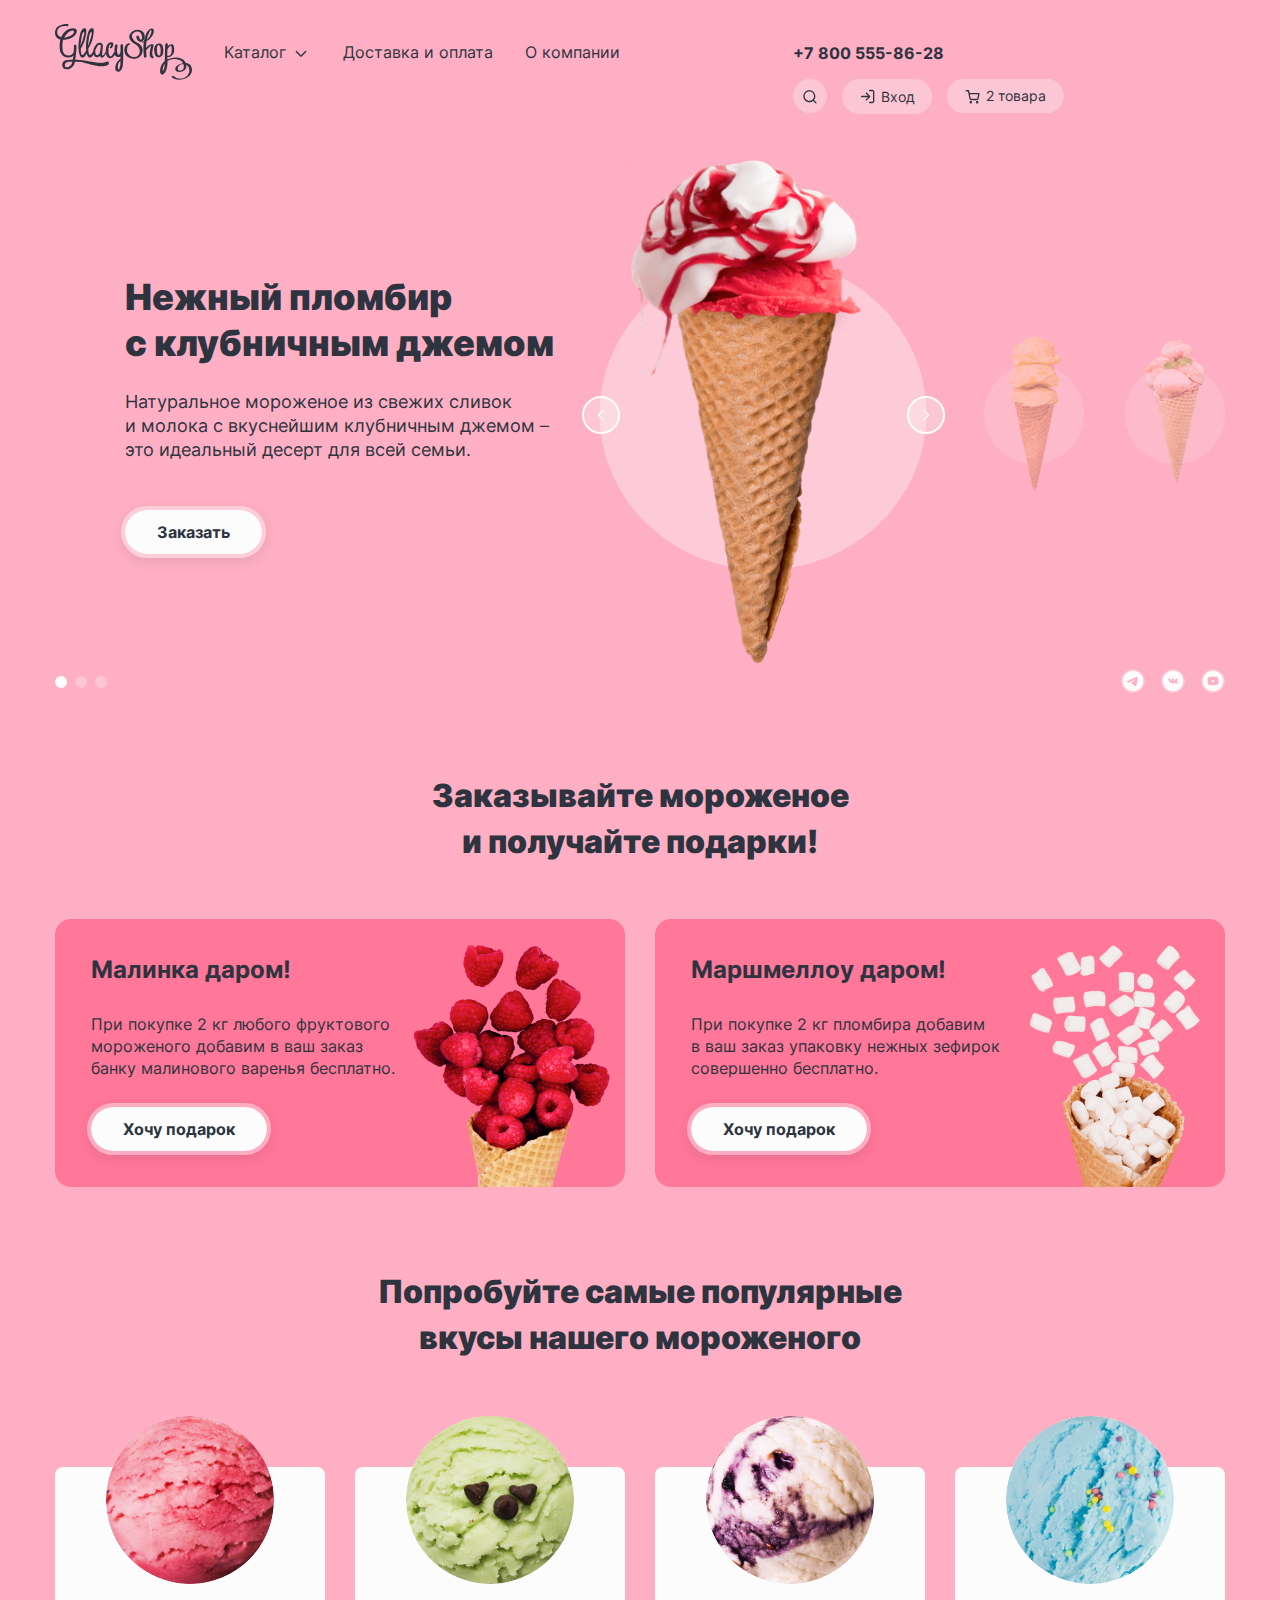
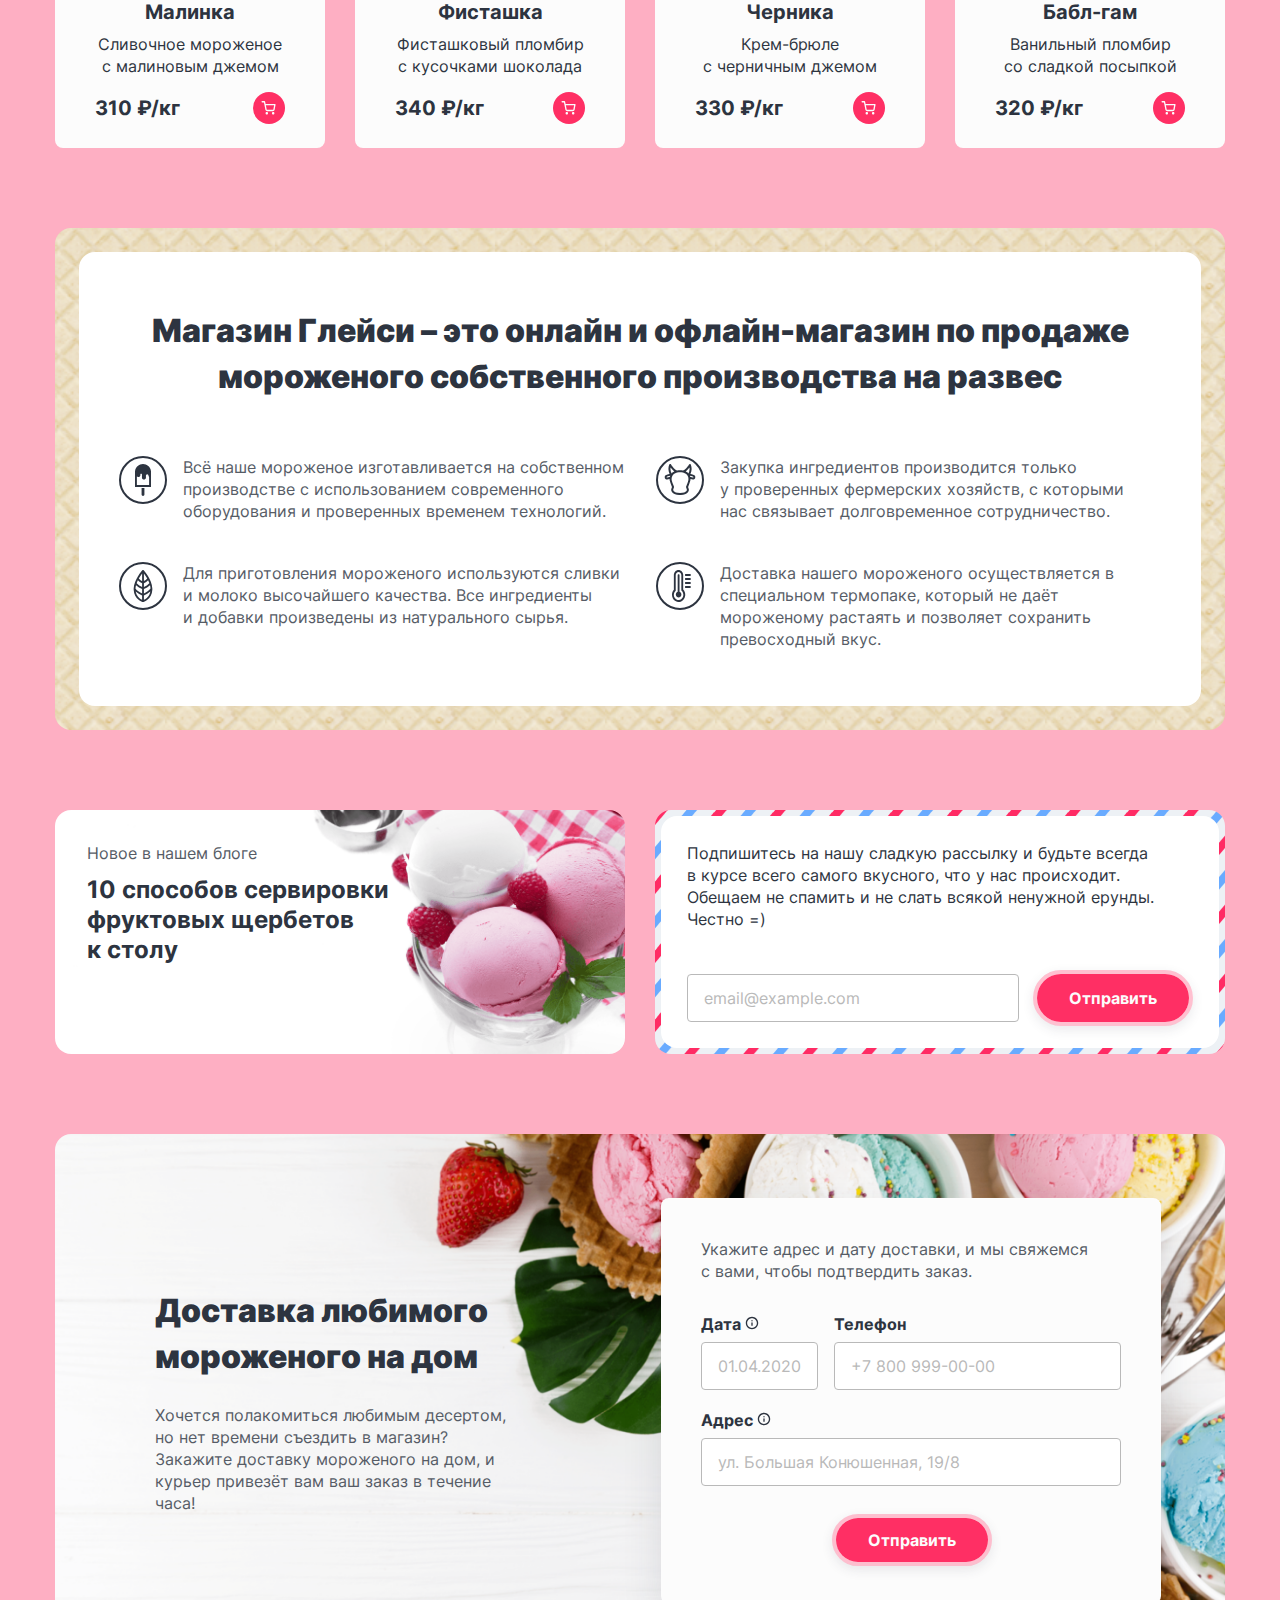
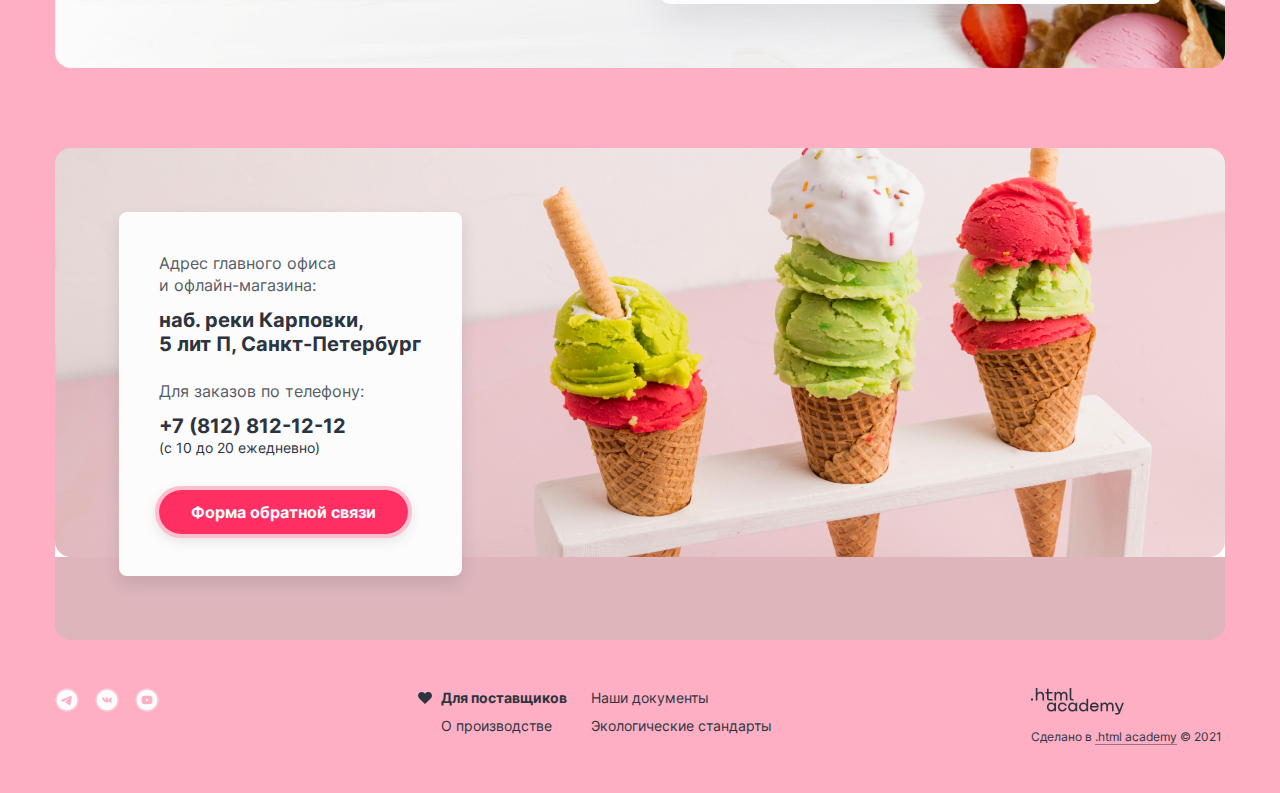
<file: index.html>
<!DOCTYPE html>
<html lang="ru">

  <head>
    <meta charset="UTF-8">
    <meta name="viewport" content="width=device-width, initial-scale=1.0">
    <link rel="icon" href="favicon.ico">
    <link rel="icon" type="image/png" sizes="32x32" href="images/favicon.png">
    <link href="styles/style.css" rel="stylesheet">
    <title>HTML Academy: Глейси</title>
  </head>

  <body>
    <div class="page-container">
      <header class="header">
        <nav class="header-navigation">
          <a class="header-logo" href="#" aria-current="page">
            <img src="images/logo.svg" width="137" height="56" alt="Логотип Глейси.">
          </a>
          <ul class="navigation-list list-reset">
            <li class="navigation-item navigation-item-catalog">
              <a class="navigation-link navigation-link-catalog menu-button" href="#">Каталог</a>

              <div class="popover popover-catalog">
                <div class="popover-wrapper">
                  <ul class="catalog-list list-reset">
                    <li class="catalog-item">
                      <a class="catalog-link catalog-link-new" href="#">Новинки</a>
                      <span></span>
                    </li>

                    <li class="catalog-item">
                      <a class="catalog-link" href="catalog.html">Сливочное</a>
                    </li>

                    <li class="catalog-item">
                      <a class="catalog-link" href="#">Щербеты</a>
                    </li>

                    <li class="catalog-item">
                      <a class="catalog-link" href="#">Фруктовый лед</a>
                    </li>

                    <li class="catalog-item">
                      <a class="catalog-link" href="#">Мелорин</a>
                    </li>
                  </ul>
                </div>
              </div>
            </li>

            <li class="navigation-item">
              <a class="navigation-link navigation-link-delivery menu-button" href="#">Доставка и оплата</a>
            </li>

            <li class="navigation-item">
              <a class="navigation-link navigation-link-about menu-button" href="#">О компании</a>
            </li>
          </ul>

          <div class="navigation-user-container">
            <address class="navigation-contacts">
              <a class="navigation-link" href="tel:+78005558628">+7 800 555-86-28</a>
            </address>

            <ul class="navigation-user list-reset">
              <li class="navigation-item navigation-item-search">
                <a class="navigation-link navigation-link-search menu-button" href="#">
                  <span class="visually-hidden">Поиск.</span>
                </a>

                <div class="popover popover-search">
                  <div class="popover-wrapper">
                    <form class="search-form" method="get" action="https://echo.htmlacademy.ru/">
                      <label for="search">
                        <span class="visually-hidden">Поиск по сайту.</span>
                        <input class="search-input input" type="search" name="search" id="search" placeholder="Поиск по сайту">
                      </label>
                    </form>
                  </div>
                </div>
              </li>

              <li class="navigation-item navigation-item-auth">
                <a class="navigation-link navigation-link-auth menu-button" href="#">Вход</a>

                <div class="popover popover-auth">
                  <div class="popover-wrapper">
                    <p class="popover-title">Личный кабинет</p>

                    <form class="auth-form" method="post" action="https://echo.htmlacademy.ru/">
                      <label for="login">
                        <span class="visually-hidden">Логин.</span>
                        <input class="auth-form-input input" type="email" name="login" id="login" placeholder="Введите e-mail" value="email@example.com">
                      </label>

                      <label for="password">
                        <span class="visually-hidden">Пароль.</span>
                        <input class="auth-form-input input" type="password" name="password" id="password" placeholder="Введите пароль" value="111111">
                      </label>

                      <div class="form-options-wrapper">
                        <button class="button button-bright auth-form-submit" type="submit">Войти</button>

                        <div class="auth-options">
                          <a class="auth-link" href="#">Забыли пароль?</a>
                          <a class="auth-link" href="#">Регистрация</a>
                        </div>
                      </div>
                    </form>
                  </div>
                </div>
              </li>

              <li class="navigation-item navigation-item-cart">
                <a class="navigation-link navigation-link-cart menu-button" href="#">
                  <span class="visually-hidden">Корзина.</span>
                  <span class="cart-amount-number">2</span>
                  <span class="cart-amount-text">товара</span>
                </a>

                <div class="popover popover-cart">
                  <div class="popover-wrapper">
                    <div class="cart-full">
                      <p class="popover-title">Корзина</p>

                      <form class="cart-form" method="post" action="https://echo.htmlacademy.ru/">
                        <ul class="cart-list list-reset">
                          <li class="cart-item cart-item-raspberry">
                            <input type="hidden" name="cart-item" value="Малинка">
                            <a class="cart-link" href="#">
                              <img class="cart-image" src="images/catalog-products/product-1.jpg" width="46" height="46" alt="Мороженое Малинка.">
                              <div>
                                <span class="cart-product">Малинка</span>
                                <span class="cart-product-amount">1 кг х 310 ₽</span>
                              </div>
                            </a>
                            <span class="cart-product-price">310 ₽</span>
                            <button class="cart-product-button" type="button">
                              <span class="visually-hidden">Удалить товар из корзины.</span>
                            </button>
                          </li>

                          <li class="cart-item">
                            <input type="hidden" name="cart-item" value="Бабл-гам">
                            <a class="cart-link" href="#">
                              <img class="cart-image" src="images/catalog-products/product-4.jpg" width="46" height="46" alt="Мороженое Бабл-гам.">
                              <div>
                                <span class="cart-product">Бабл-гам</span>
                                <span class="cart-product-amount">1,5 кг х 320 ₽</span>
                              </div>
                            </a>
                            <span class="cart-product-price">480 ₽</span>
                            <button class="cart-product-button" type="button">
                              <span class="visually-hidden">Удалить товар из корзины.</span>
                            </button>
                          </li>
                        </ul>

                        <div class="cart-wrapper">
                          <button class="button button-bright cart-form-submit" type="submit">Оформить заказ</button>

                          <span class="cart-result">Итого: <span>790</span> ₽</span>
                        </div>
                      </form>
                    </div>

                    <div class="cart-empty">
                      <p>Ваша корзина пока пуста</p>
                    </div>
                  </div>
                </div>
              </li>
            </ul>
          </div>
        </nav>
      </header>

      <main class="main">
        <h1 class="visually-hidden">Интернет-магазин мороженого Глейси.</h1>

        <section class="slider">
          <h2 class="visually-hidden">Карусель с видами мороженого.</h2>

          <ol class="slider-list list-reset">
            <li class="slider-item slider-item-active">
              <div class="slider-item-info">
                <h3 class="slider-title section-title">Нежный пломбир <br>с клубничным джемом</h3>
                <p class="slider-description">Натуральное мороженое из свежих сливок <br>и молока с вкуснейшим клубничным джемом – это идеальный десерт для всей семьи.</p>
                <a class="slider-button button" href="#">Заказать</a>
              </div>

              <div class="slider-image">
                <img src="images/slider/slider-1.png" width="327" height="507" alt="Мороженое Клубничка.">
              </div>
            </li>

            <li class="slider-item">
              <div class="slider-item-info">
                <h3 class="slider-title section-title">Сливочное мороженое со вкусом банана</h3>
                <p class="slider-description">Сливочное мороженое с ярким банановым вкусом подарит вам свежесть и наслаждение даже в самый жаркий летний день.</p>
                <a class="slider-button button" href="#">Заказать</a>
              </div>

              <div class="slider-image">
                <img src="images/slider/slider-2.png" width="312" height="507" alt="Мороженое Банан.">
              </div>
            </li>

            <li class="slider-item">
              <div class="slider-item-info">
                <h3 class="slider-title section-title">Карамельный пломбир с маршмеллоу</h3>
                <p class="slider-description">Необычный сладкий десерт с карамельным топпингом и кусочками зефира завоюет <br>сердца сладкоежек всех возрастов.</p>
                <a class="slider-button button" href="#">Заказать</a>
              </div>

              <div class="slider-image">
                <img src="images/slider/slider-3.png" width="350" height="507" alt="Мороженое Крем-брюле.">
              </div>
            </li>
          </ol>

          <button class="slider-button slider-button-prev" type="button">
            <span class="visually-hidden">Предыдущий слайд.</span>
          </button>

          <button class="slider-button slider-button-next" type="button">
            <span class="visually-hidden">Следующий слайд.</span>
          </button>

          <div class="bullets-socials-wrapper">
            <ol class="bullets-list list-reset">
              <li class="bullets-item">
                <button class="bullets-button bullets-button-current" type="button">
                  <span class="visually-hidden">Слайд 1.</span>
                </button>
              </li>

              <li class="bullets-item">
                <button class="bullets-button" type="button">
                  <span class="visually-hidden">Слайд 2.</span>
                </button>
              </li>

              <li class="bullets-item">
                <button class="bullets-button" type="button">
                  <span class="visually-hidden">Слайд 3.</span>
                </button>
              </li>
            </ol>

            <ul class="socials-list list-reset">
              <li class="socials-item">
                <a class="socials-link social-link-telegram" href="https://t.me/htmlacademy">
                  <span class="visually-hidden">Телеграм.</span>
                </a>
              </li>

              <li class="socials-item">
                <a class="socials-link social-link-vk" href="https://vk.com/htmlacademy">
                  <span class="visually-hidden">Вконтакте.</span>
                </a>
              </li>

              <li class="socials-item">
                <a class="socials-link social-link-youtube" href="https://www.youtube.com/user/htmlacademyru">
                  <span class="visually-hidden">YouTube.</span>
                </a>
              </li>
            </ul>
          </div>
        </section>

        <section class="gifts">
          <h2 class="section-title gifts-title">Заказывайте мороженое и получайте подарки!</h2>

          <ul class="gifts-list list-reset">
            <li class="gifts-item gifts-item-raspberry">
              <h3 class="gift-title">Малинка даром!</h3>
              <p class="gift-description">При покупке 2 кг любого фруктового мороженого добавим в ваш заказ <br>банку малинового варенья бесплатно.</p>
              <a class="gift-link button" href="#">Хочу подарок</a>
            </li>

            <li class="gifts-item gifts-item-marshmellow">
              <h3 class="gift-title">Маршмеллоу даром!</h3>
              <p class="gift-description">При покупке 2 кг пломбира добавим <br>в ваш заказ упаковку нежных зефирок совершенно бесплатно.</p>
              <a class="gift-link button" href="#">Хочу подарок</a>
            </li>
          </ul>
        </section>

        <section class="popular">
          <h2 class="section-title popular-title">Попробуйте самые популярные вкусы нашего мороженого</h2>

          <ul class="popular-list list-reset">
            <li class="product">
              <a class="product-link" href="#">
                <img class="product-image" src="images/catalog-products/product-1.jpg" width="168" height="168" alt="Мороженое Малинка.">
                <h3 class="product-title">Малинка</h3>
              </a>
              <p class="product-description">Сливочное мороженое с малиновым джемом</p>

              <div class="price-wrapper">
                <span class="product-price">310 ₽/кг</span>
                <a class="product-button" href="#">
                  <span class="visually-hidden">Добавить в корзину.</span>
                </a>
              </div>
            </li>

            <li class="product">
              <a class="product-link" href="#">
                <img class="product-image" src="images/catalog-products/product-2.jpg" width="168" height="168" alt="Мороженое Фисташка.">
                <h3 class="product-title">Фисташка</h3>
              </a>
              <p class="product-description">Фисташковый пломбир с кусочками шоколада</p>

              <div class="price-wrapper">
                <span class="product-price">340 ₽/кг</span>
                <a class="product-button" href="#">
                  <span class="visually-hidden">Добавить в корзину.</span>
                </a>
              </div>
            </li>

            <li class="product">
              <a class="product-link" href="#">
                <img class="product-image" src="images/catalog-products/product-3.jpg" width="168" height="168" alt="Мороженое Черника.">
                <h3 class="product-title">Черника</h3>
              </a>
              <p class="product-description">Крем-брюле <br>с черничным джемом</p>

              <div class="price-wrapper">
                <span class="product-price">330 ₽/кг</span>
                <a class="product-button" href="#">
                  <span class="visually-hidden">Добавить в корзину.</span>
                </a>
              </div>
            </li>

            <li class="product">
              <a class="product-link" href="#">
                <img class="product-image" src="images/catalog-products/product-4.jpg" width="168" height="168" alt="Мороженое Бабл-гам.">
                <h3 class="product-title">Бабл-гам</h3>
              </a>
              <p class="product-description">Ванильный пломбир <br>со сладкой посыпкой</p>

              <div class="price-wrapper">
                <span class="product-price">320 ₽/кг</span>
                <a class="product-button" href="#">
                  <span class="visually-hidden">Добавить в корзину.</span>
                </a>
              </div>
            </li>
          </ul>
        </section>

        <section class="about">
          <div class="about-wrapper">
            <h2 class="section-title about-title">Магазин Глейси – это онлайн и офлайн-магазин по продаже мороженого собственного производства на развес</h2>

            <ul class="about-list list-reset">
              <li class="about-item about-item-icecream">
                <p class="about-description">Всё наше мороженое изготавливается на собственном производстве с использованием современного оборудования и проверенных временем технологий.</p>
              </li>

              <li class="about-item about-item-cow">
                <p class="about-description">Закупка ингредиентов производится только <br>у проверенных фермерских хозяйств, с которыми <br>нас связывает долговременное сотрудничество.</p>
              </li>

              <li class="about-item about-item-leaf">
                <p class="about-description">Для приготовления мороженого используются сливки и молоко высочайшего качества. Все ингредиенты <br>и добавки произведены из натурального сырья.</p>
              </li>

              <li class="about-item about-item-thermometer">
                <p class="about-description">Доставка нашего мороженого осуществляется в специальном термопаке, который не даёт мороженому растаять и позволяет сохранить превосходный вкус.</p>
              </li>
            </ul>
          </div>
        </section>

        <div class="blog-subscribe-container">
          <article class="blog-preview">
            <h2 class="visually-hidden">Новости блога.</h2>
            <p class="blog-category">Новое в нашем блоге</p>
            <a class="blog-title" href="#">10 способов сервировки фруктовых щербетов <br>к столу</a>
          </article>

          <section class="subscribe">
            <div class="subscribe-wrapper">
              <h2 class="visually-hidden">Подписка.</h2>
              <p class="subscribe-description">Подпишитесь на нашу сладкую рассылку и будьте всегда <br>в курсе всего самого вкусного, что у нас происходит. Обещаем не спамить и не слать всякой ненужной ерунды. Честно =)</p>
              <form class="subscribe-form" method="post" action="https://echo.htmlacademy.ru/">
                <label for="subscribe-email">
                  <span class="visually-hidden">Поле ввода адреса электронной почты.</span>
                  <input class="subscribe-input input" type="email" name="subscribe-email" id="subscribe-email" placeholder="email@example.com" required>
                </label>
                <button class="subscribe-submit button button-bright" type="submit">Отправить</button>
              </form>
            </div>
          </section>
        </div>

        <section class="delivery">
          <div class="delivery-text">
            <h2 class="section-title delivery-title">Доставка любимого мороженого на дом</h2>
            <p class="delivery-description">Хочется полакомиться любимым десертом, <br>но нет времени съездить в магазин? Закажите доставку мороженого на дом, и курьер привезёт вам ваш заказ в течение часа!</p>
          </div>

          <div class="delivery-form-wrapper">
            <p class="delivery-description">Укажите адрес и дату доставки, и мы свяжемся <br>с вами, чтобы подтвердить заказ.</p>

            <form class="delivery-form" method="post" action="https://echo.htmlacademy.ru/">
              <div class="delivery-form-field delivery-date">
                <div class="tooltip-wrapper">
                  <span class="delivery-label">Дата</span>
                  <span class="tooltip">
                    <button class="tooltip-toggle" type="button" aria-labelledby="tooltip-label-date"></button>
                    <span class="tooltip-text" role="tooltip" id="tooltip-label-date">Введите день, месяц и год даты доставки</span>
                  </span>
                </div>

                <label for="delivery-date">
                  <input class="delivery-input input" type="text" name="delivery-date" id="delivery-date" placeholder="01.04.2020" required>
                </label>
              </div>

              <div class="delivery-form-field delivery-phone">
                <label for="delivery-phone">
                  <span class="delivery-label">Телефон</span>
                  <input class="delivery-input input" type="tel" name="delivery-phone" id="delivery-phone" placeholder="+7 800 999-00-00" required>
                </label>
              </div>

              <div class="delivery-form-field delivery-address">
                <div class="tooltip-wrapper">
                  <span class="delivery-label">Адрес</span>
                  <span class="tooltip">
                    <button class="tooltip-toggle" type="button" aria-labelledby="tooltip-label-address"></button>
                    <span class="tooltip-text" role="tooltip" id="tooltip-label-address">Введите название улицы, номер дома и квартиры</span>
                  </span>
                </div>

                <label for="delivery-address">
                  <input class="delivery-input input" type="text" name="delivery-address" id="delivery-address" placeholder="ул. Большая Конюшенная, 19/8" required>
                </label>
              </div>

              <button class="delivery-submit button button-bright" type="submit">Отправить</button>
            </form>
          </div>
        </section>

        <section class="contacts">
          <h2 class="visually-hidden">Контакты.</h2>

          <div class="contacts-container">
            <p class="contacts-text">Адрес главного офиса <br>и офлайн-магазина:</p>
            <address class="contacts-address">наб. реки Карповки, <br>5 лит П, Санкт-Петербург</address>
            <p class="contacts-text">Для заказов по телефону:</p>
            <address class="contacts-phone">
              <a class="address-phone" href="tel:+78128121212">+7 (812) 812-12-12</a>
            </address>
            <p class="contacts-hint">(с 10 до 20 ежедневно)</p>

            <button class="contacts-button button button-bright" type="button">Форма обратной связи</button>
          </div>
        </section>
      </main>

      <footer class="footer">
        <ul class="socials-list list-reset">
          <li class="socials-item">
            <a class="socials-link social-link-telegram" href="https://t.me/htmlacademy">
              <span class="visually-hidden">Телеграм.</span>
            </a>
          </li>

          <li class="socials-item">
            <a class="socials-link social-link-vk" href="https://vk.com/htmlacademy">
              <span class="visually-hidden">Вконтакте.</span>
            </a>
          </li>

          <li class="socials-item">
            <a class="socials-link social-link-youtube" href="https://www.youtube.com/user/htmlacademyru">
              <span class="visually-hidden">YouTube.</span>
            </a>
          </li>
        </ul>

        <nav class="footer-navigation">
          <ul class="navigation-list list-reset">
            <li class="navigation-item">
              <a class="navigation-link navigation-link-provider" href="#">Для поставщиков</a>
            </li>

            <li class="navigation-item">
              <a class="navigation-link" href="#">Наши документы</a>
            </li>

            <li class="navigation-item">
              <a class="navigation-link" href="#">О производстве</a>
            </li>

            <li class="navigation-item">
              <a class="navigation-link" href="#">Экологические стандарты</a>
            </li>
          </ul>
        </nav>

        <div class="htmlacademy">
          <a class="htmlacademy-link" href="https://htmlacademy.ru/">
            <img class="htmlacademy-logo" src="images/htmlacademy.svg" width="93" height="27" alt="Логотип HTML Academy.">
          </a>
          <span class="htmlacademy-text">Сделано в <a href="https://htmlacademy.ru/">.html academy</a> © 2021</span>
        </div>
      </footer>
    </div>

    <div class="modal-container modal-container-close">
      <div class="modal modal-feedback">
        <button class="modal-close-button" type="button">
          <span class="visually-hidden">Закрыть.</span>
        </button>

        <section class="modal-content">
          <h2 class="modal-title">Мы обязательно ответим вам!</h2>

          <form class="modal-form" method="post" action="https://echo.htmlacademy.ru/">
            <label for="feedback-name-surname">
              <input class="modal-input input" type="text" name="feedback-name-surname" id="feedback-name-surname" placeholder="Имя и фамилия" required>
            </label>

            <label for="feedback-email">
              <input class="modal-input input" type="email" name="feedback-email" id="feedback-email" placeholder="email@example.com" required>
            </label>

            <label for="feedback-message">
              <textarea class="modal-textarea input" name="feedback-message" id="feedback-message" cols="30" rows="10" placeholder="В свободной форме" required></textarea>
            </label>

            <button class="modal-submit button button-bright" type="submit">Отправить</button>
          </form>
        </section>
      </div>
    </div>

    <script src="scripts/script.js"></script>
  </body>

</html>
</file>
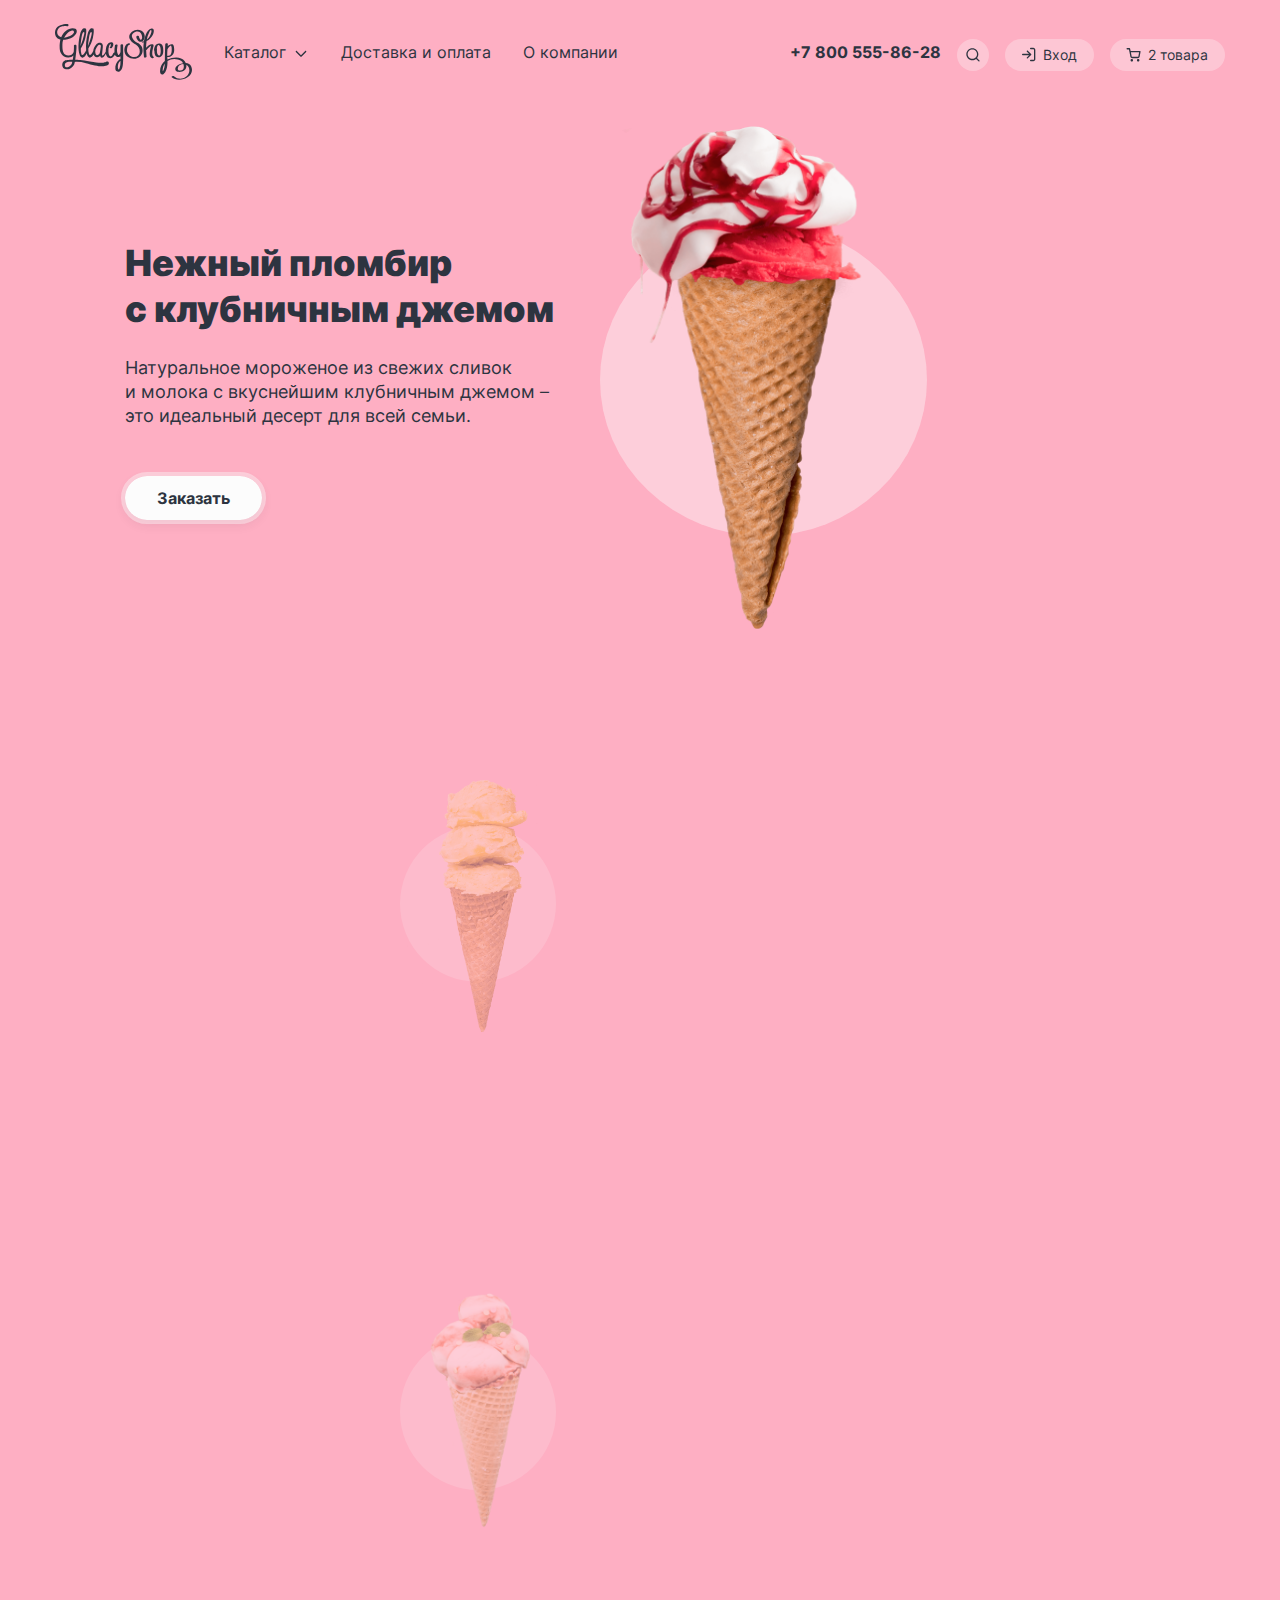
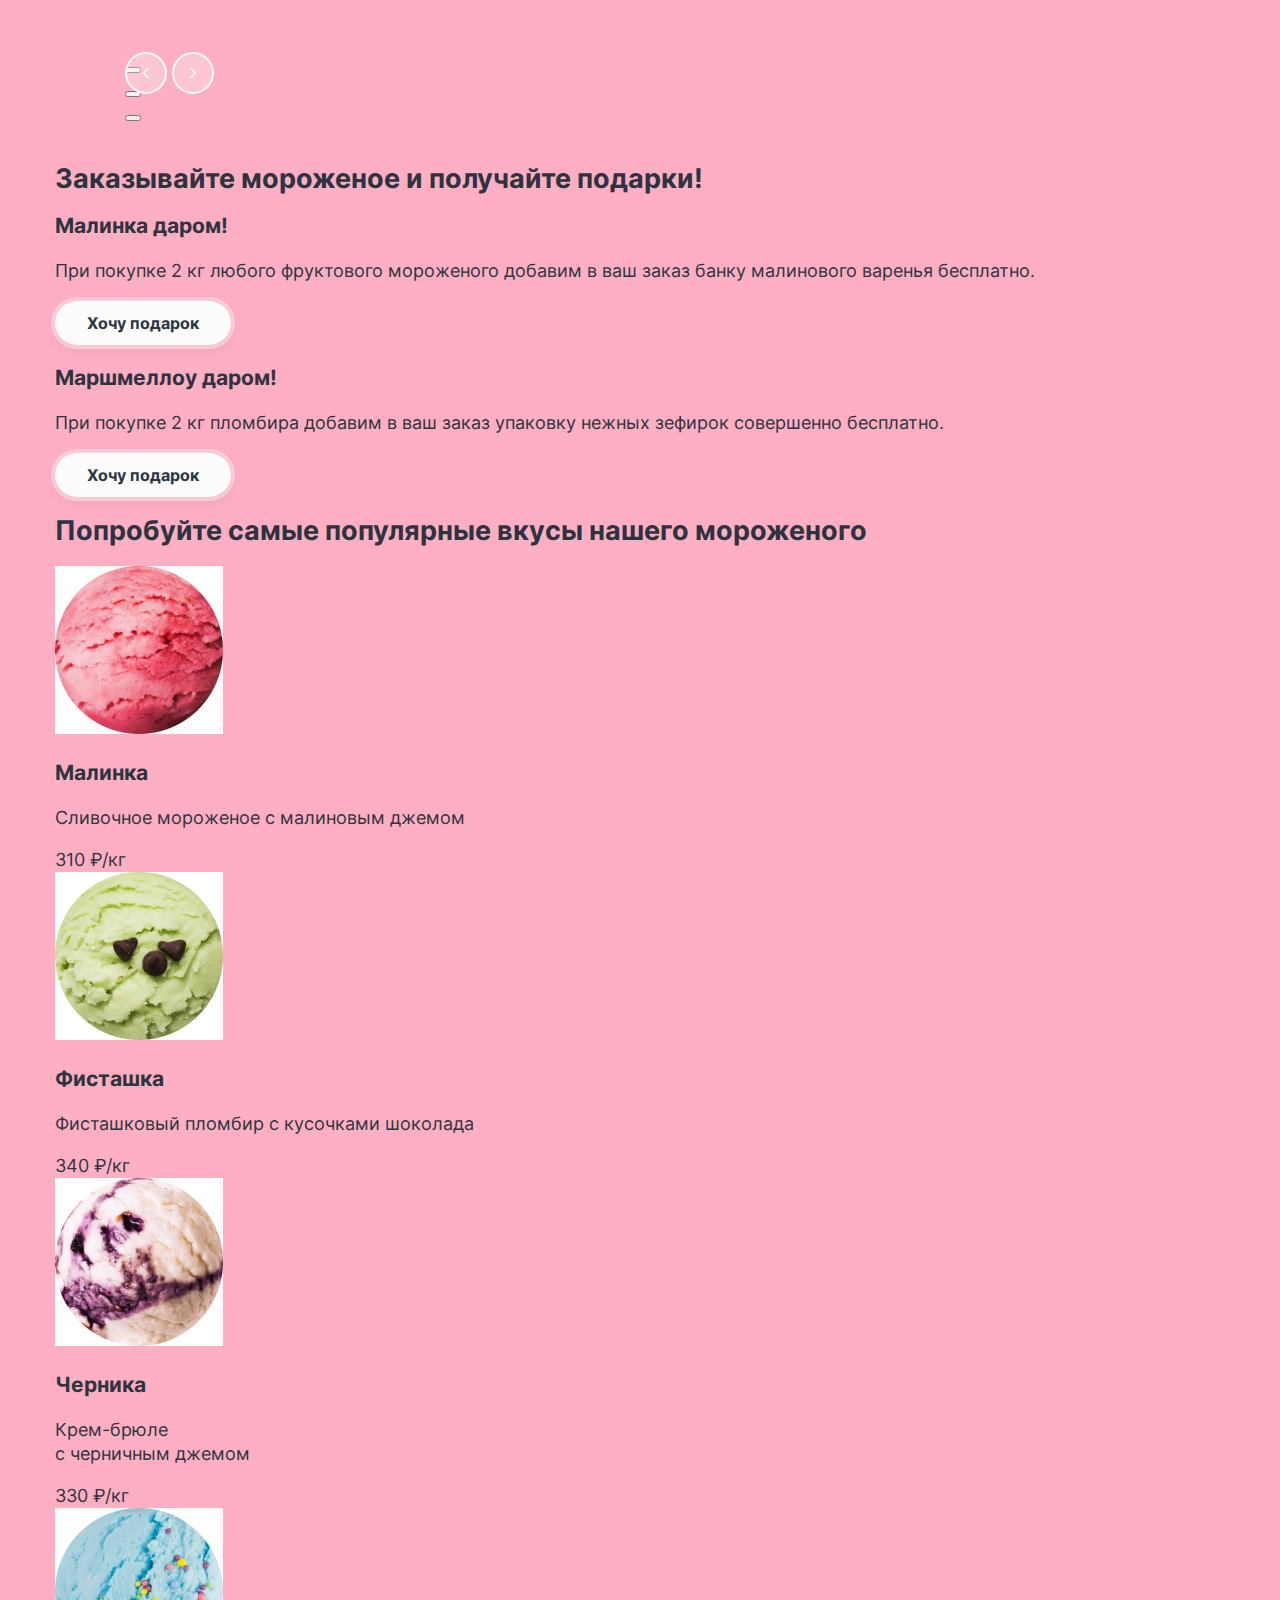
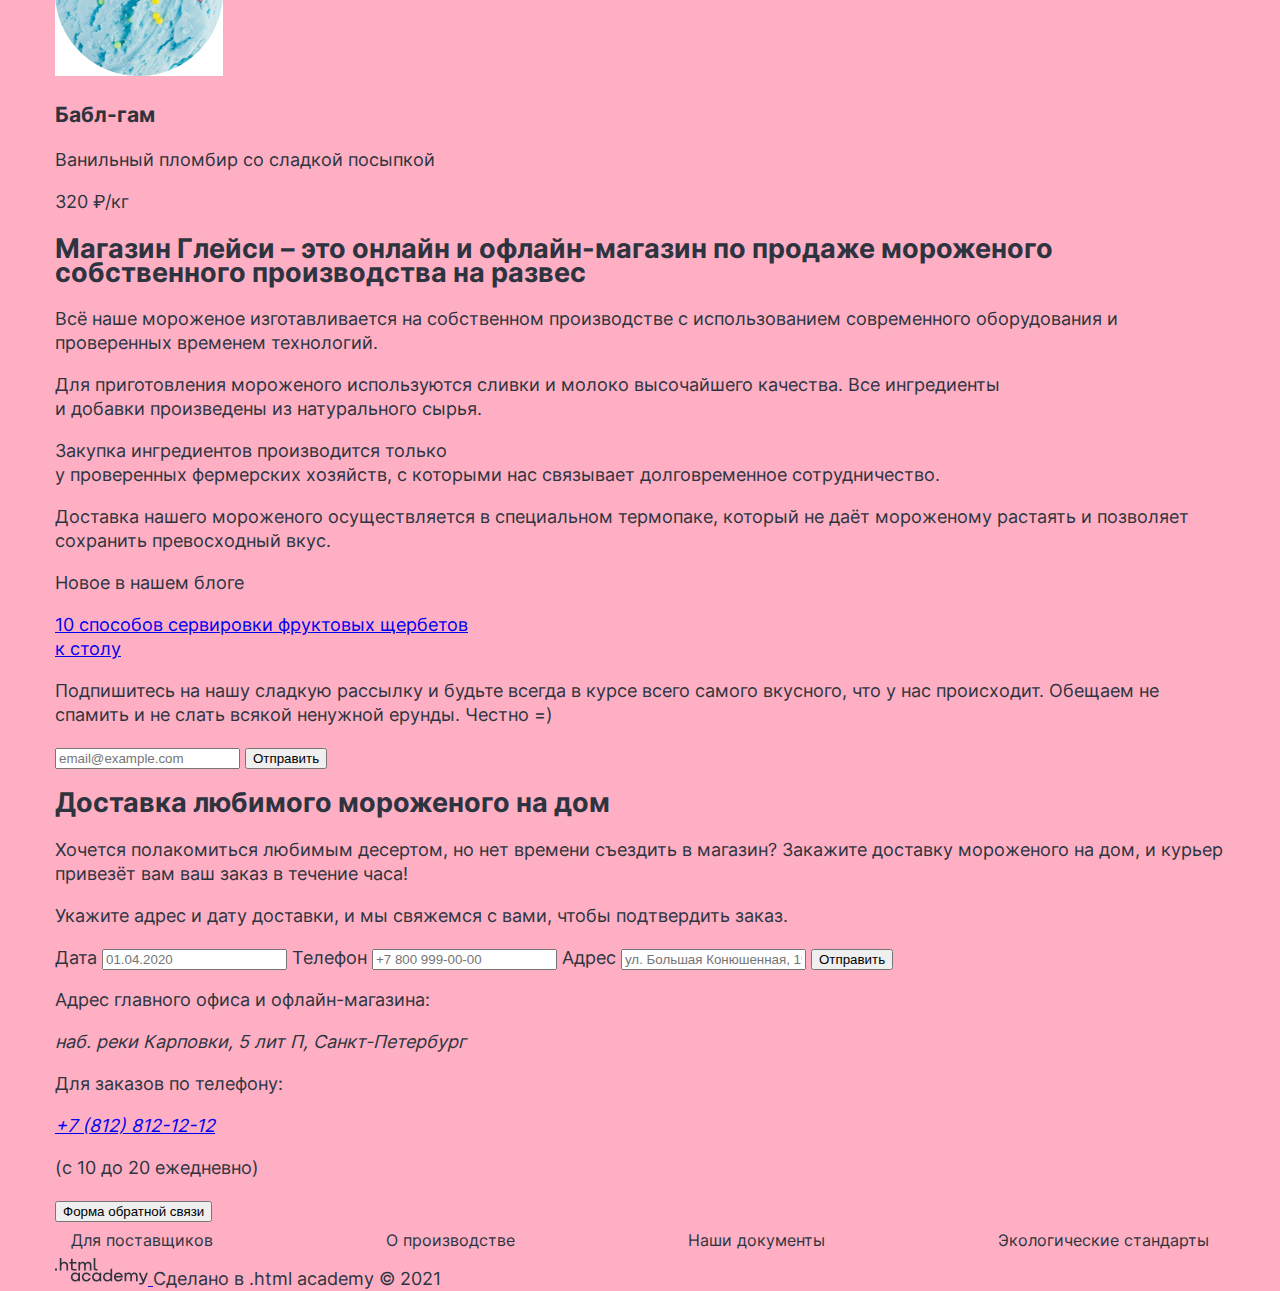
<file: master/index.html>
<!DOCTYPE html>
<html lang="ru">

  <head>
    <meta charset="UTF-8">
    <meta name="viewport" content="width=device-width, initial-scale=1.0">
    <link href="styles/style.css" rel="stylesheet">
    <title>HTML Academy: Глейси</title>
    <base href="https://htmlacademy-htmlcss.github.io/1906981-gllacy-37/master/">
</head>

  <body>
    <div class="page-container">
      <header class="header">
        <nav class="header-navigation">
          <a class="header-logo" href="#" aria-current="page">
            <img src="images/logo.svg" width="137" height="56" alt="Логотип Глейси.">
          </a>
          <ul class="navigation-list list-reset">
            <li class="navigation-item navigation-item-catalog">
              <a class="navigation-link navigation-link-catalog menu-button" href="#">Каталог</a>

              <div class="popover popover-catalog">
                <ul class="catalog-list list-reset">
                  <li class="catalog-item">
                    <a class="catalog-link catalog-link-new" href="#">Новинки</a>
                    <span></span>
                  </li>

                  <li class="catalog-item">
                    <a class="catalog-link" href="catalog.html">Сливочное</a>
                  </li>

                  <li class="catalog-item">
                    <a class="catalog-link" href="#">Щербеты</a>
                  </li>

                  <li class="catalog-item">
                    <a class="catalog-link" href="#">Фруктовый лед</a>
                  </li>

                  <li class="catalog-item">
                    <a class="catalog-link" href="#">Мелорин</a>
                  </li>
                </ul>
              </div>
            </li>

            <li class="navigation-item">
              <a class="navigation-link navigation-link-delivery menu-button" href="#">Доставка и оплата</a>
            </li>

            <li class="navigation-item">
              <a class="navigation-link navigation-link-about menu-button" href="#">О компании</a>
            </li>
          </ul>

          <div class="navigation-user-container">
            <address class="navigation-contacts">
              <a class="navigation-link" href="tel:+78005558628">+7 800 555-86-28</a>
            </address>

            <ul class="navigation-user list-reset">
              <li class="navigation-item navigation-item-search">
                <a class="navigation-link navigation-link-search menu-button" href="#">
                  <span class="visually-hidden">Поиск.</span>
                </a>

                <div class="popover popover-search">
                  <form class="search-form" method="get" action="https://echo.htmlacademy.ru/">
                    <label for="search">
                      <span class="visually-hidden">Поиск по сайту.</span>
                      <input class="search-input" type="search" name="search" id="search" placeholder="Поиск по сайту">
                    </label>
                  </form>
                </div>
              </li>

              <li class="navigation-item navigation-item-auth">
                <a class="navigation-link navigation-link-auth menu-button" href="#">Вход</a>

                <div class="popover popover-auth">
                  <h2 class="popover-title">Личный кабинет</h2>

                  <form class="auth-form" method="post" action="https://echo.htmlacademy.ru/">
                    <label for="login">
                      <span class="visually-hidden">Логин.</span>
                      <input class="auth-form-input" type="email" name="login" id="login" placeholder="Введите e-mail" value="email@example.com">
                    </label>

                    <label for="password">
                      <span class="visually-hidden">Пароль.</span>
                      <input class="auth-form-input" type="password" name="password" id="password" placeholder="Введите пароль" value="111111">
                    </label>

                    <div class="form-options-wrapper">
                      <button class="button button-bright auth-form-submit" type="submit">Войти</button>

                      <div class="auth-options">
                        <a class="auth-link" href="#">Забыли пароль?</a>
                        <a class="auth-link" href="#">Регистрация</a>
                      </div>
                    </div>
                  </form>
                </div>
              </li>

              <li class="navigation-item navigation-item-cart">
                <a class="navigation-link navigation-link-cart menu-button" href="#">
                  <span class="visually-hidden">Корзина.</span>
                  <span class="cart-amount-number">2</span>
                  <span class="cart-amount-text">товара</span>
                </a>

                <div class="popover popover-cart">
                  <div class="cart-full">
                    <h2 class="popover-title">Корзина</h2>

                    <form class="cart-form" method="post" action="https://echo.htmlacademy.ru/">
                      <ul class="cart-list list-reset">
                        <li class="cart-item">
                          <input type="hidden" name="cart-item" value="Малинка">
                          <a class="cart-link" href="#">
                            <img class="cart-image" src="images/catalog-products/product-1.jpg" width="46" height="46" alt="">
                            <div>
                              <span class="cart-product" href="#">Малинка</span>
                              <span class="cart-product-amount">1 кг х 310 ₽</span>
                            </div>
                          </a>
                          <span class="cart-product-price">310 ₽</span>
                          <button class="cart-product-button" type="button">
                            <span class="visually-hidden">Удалить товар из корзины.</span>
                          </button>
                        </li>

                        <li class="cart-item">
                          <input type="hidden" name="cart-item" value="Бабл-гам">
                          <a class="cart-link" href="#">
                            <img class="cart-image" src="images/catalog-products/product-4.jpg" width="46" height="46" alt="">
                            <div>
                              <span class="cart-product" href="#">Бабл-гам</span>
                              <span class="cart-product-amount">1,5 кг х 320 ₽</span>
                            </div>
                          </a>
                          <span class="cart-product-price">480 ₽</span>
                          <button class="cart-product-button" type="button">
                            <span class="visually-hidden">Удалить товар из корзины.</span>
                          </button>
                        </li>
                      </ul>

                      <span class="divider"></span>

                      <div class="cart-wrapper">
                        <button class="button button-bright cart-form-submit" type="submit">Оформить заказ</button>

                        <span class="cart-result">Итого: <span>790</span> ₽</span>
                      </div>
                    </form>
                  </div>

                  <div class="cart-empty">
                    <p>Ваша корзина пока пуста</p>
                  </div>
                </div>
              </li>
            </ul>
          </div>
        </nav>
      </header>

      <main class="main">
        <h1 class="visually-hidden">Интернет-магазин мороженого Глейси.</h1>

        <section class="slider">
          <h2 class="visually-hidden">Карусель с видами мороженого.</h2>

          <ol class="slider-list list-reset">
            <li class="slider-item slider-item-active">
              <div class="slider-item-info">
                <h3 class="slider-title">Нежный пломбир <br>с клубничным джемом</h3>
                <p class="slider-description">Натуральное мороженое из свежих сливок <br>и молока с вкуснейшим клубничным джемом – <br>это идеальный десерт для всей семьи.</p>
                <a class="slider-button button" href="#">Заказать</a>
              </div>

              <div class="slider-image">
                <img src="images/slider/slider-1.png" width="327" height="507" alt="">
              </div>
            </li>

            <li class="slider-item">
              <div class="slider-item-info">
                <h3 class="slider-title">Сливочное мороженое со вкусом банана</h3>
                <p class="slider-description">Сливочное мороженое с ярким банановым вкусом подарит вам свежесть и наслаждение даже в самый жаркий летний день.</p>
                <a class="slider-button button" href="#">Заказать</a>
              </div>

              <div class="slider-image">
                <img src="images/slider/slider-2.png" width="327" height="507" alt="">
              </div>
            </li>

            <li class="slider-item">
              <div class="slider-item-info">
                <h3 class="slider-title">Карамельный пломбир с маршмеллоу</h3>
                <p class="slider-description">Необычный сладкий десерт с карамельным топпингом и кусочками зефира завоюет сердца сладкоежек всех возрастов.</p>
                <a class="slider-button button" href="#">Заказать</a>
              </div>

              <div class="slider-image">
                <img src="images/slider/slider-3.png" width="327" height="507" alt="">
              </div>
            </li>
          </ol>

          <div class="slider-buttons">
            <button class="slider-button slider-button-prev" type="button">
              <span class="visually-hidden">Предыдущий слайд.</span>
            </button>

            <button class="slider-button slider-button-next" type="button">
              <span class="visually-hidden">Следующий слайд.</span>
            </button>
          </div>

          <ol class="bullets-list list-reset">
            <li class="bullets-item">
              <button class="bullets-button" type="button">
                <span class="visually-hidden">Слайд 1.</span>
              </button>
            </li>

            <li class="bullets-item">
              <button class="bullets-button" type="button">
                <span class="visually-hidden">Слайд 2.</span>
              </button>
            </li>

            <li class="bullets-item">
              <button class="bullets-button" type="button">
                <span class="visually-hidden">Слайд 3.</span>
              </button>
            </li>
          </ol>

          <ul class="socials-list list-reset">
            <li class="socials-item">
              <a class="socials-link" href="https://t.me/htmlacademy">
                <span class="visually-hidden">Телеграм.</span>
              </a>
            </li>

            <li class="socials-item">
              <a class="socials-link" href="https://vk.com/htmlacademy">
                <span class="visually-hidden">Вконтакте.</span>
              </a>
            </li>

            <li class="socials-item">
              <a class="socials-link" href="https://www.youtube.com/user/htmlacademyru">
                <span class="visually-hidden">YouTube.</span>
              </a>
            </li>
          </ul>
        </section>

        <section class="gifts">
          <h2 class="section-title">Заказывайте мороженое и получайте подарки!</h2>

          <ul class="gifts-list list-reset">
            <li class="gifts-item">
              <h3 class="gifts-title">Малинка даром!</h3>
              <p class="gifts-description">При покупке 2 кг любого фруктового мороженого добавим в ваш заказ банку малинового варенья бесплатно.</p>
              <a class="gifts-link button" href="#">Хочу подарок</a>
            </li>

            <li class="gifts-item">
              <h3 class="gifts-title">Маршмеллоу даром!</h3>
              <p class="gifts-description">При покупке 2 кг пломбира добавим в ваш заказ упаковку нежных зефирок совершенно бесплатно.</p>
              <a class="gifts-link button" href="#">Хочу подарок</a>
            </li>
          </ul>
        </section>

        <section class="popular">
          <h2 class="section-title">Попробуйте самые популярные вкусы нашего мороженого</h2>

          <ul class="popular-list list-reset">
            <li class="product">
              <img class="product-image" src="images/catalog-products/product-1.jpg" width="168" height="168" alt="">
              <h3 class="product-title">Малинка</h3>
              <p class="product-description">Сливочное мороженое с малиновым джемом</p>
              <div class="price-wrapper">
                <span class="product-price">310 ₽/кг</span>
                <a class="product-button" href="#">
                  <span class="visually-hidden">Добавить в корзину.</span>
                </a>
              </div>
            </li>

            <li class="product">
              <img class="product-image" src="images/catalog-products/product-2.jpg" width="168" height="168" alt="">
              <h3 class="product-title">Фисташка</h3>
              <p class="product-description">Фисташковый пломбир с кусочками шоколада</p>
              <div class="price-wrapper">
                <span class="product-price">340 ₽/кг</span>
                <a class="product-button" href="#">
                  <span class="visually-hidden">Добавить в корзину.</span>
                </a>
              </div>
            </li>

            <li class="product">
              <img class="product-image" src="images/catalog-products/product-3.jpg" width="168" height="168" alt="">
              <h3 class="product-title">Черника</h3>
              <p class="product-description">Крем-брюле <br>с черничным джемом</p>
              <div class="price-wrapper">
                <span class="product-price">330 ₽/кг</span>
                <a class="product-button" href="#">
                  <span class="visually-hidden">Добавить в корзину.</span>
                </a>
              </div>
            </li>

            <li class="product">
              <img class="product-image" src="images/catalog-products/product-4.jpg" width="168" height="168" alt="">
              <h3 class="product-title">Бабл-гам</h3>
              <p class="product-description">Ванильный пломбир со сладкой посыпкой</p>
              <div class="price-wrapper">
                <span class="product-price">320 ₽/кг</span>
                <a class="product-button" href="#">
                  <span class="visually-hidden">Добавить в корзину.</span>
                </a>
              </div>
            </li>
          </ul>
        </section>

        <section class="about">
          <h2 class="section-title">Магазин Глейси – это онлайн и офлайн-магазин по продаже мороженого собственного производства на развес</h2>

          <ul class="about-list list-reset">
            <li class="about-item">
              <p class="about-description">Всё наше мороженое изготавливается на собственном производстве с использованием современного оборудования и проверенных временем технологий.</p>
            </li>

            <li class="about-item">
              <p class="about-description">Для приготовления мороженого используются сливки и молоко высочайшего качества. Все ингредиенты <br>и добавки произведены из натурального сырья.</p>
            </li>

            <li class="about-item">
              <p class="about-description">Закупка ингредиентов производится только <br>у проверенных фермерских хозяйств, с которыми нас связывает долговременное сотрудничество.</p>
            </li>

            <li class="about-item">
              <p class="about-description">Доставка нашего мороженого осуществляется в специальном термопаке, который не даёт мороженому растаять и позволяет сохранить превосходный вкус.</p>
            </li>
          </ul>
        </section>

        <div class="blog-subscribe-container">
          <article class="blog-preview">
            <p class="blog-category">Новое в нашем блоге</p>
            <a class="blog-title" href="#">10 способов сервировки фруктовых щербетов <br>к столу</a>
          </article>

          <section class="subscribe">
            <h2 class="visually-hidden">Подписка.</h2>
            <p class="subscribe-description">Подпишитесь на нашу сладкую рассылку и будьте всегда в курсе всего самого вкусного, что у нас происходит. Обещаем не спамить и не слать всякой ненужной ерунды. Честно =)</p>
            <form class="subscribe-form" method="post" action="https://echo.htmlacademy.ru/">
              <label for="subscribe-email">
                <span class="visually-hidden">Поле ввода адреса электронной почты.</span>
                <input class="subscribe-input" type="email" name="subscribe-email" id="subscribe-email" placeholder="email@example.com" required>
              </label>
              <button class="subscribe-submit" type="submit">Отправить</button>
            </form>
          </section>
        </div>

        <section class="delivery">
          <div class="delivery-text">
            <h2 class="section-title">Доставка любимого мороженого на дом</h2>
            <p class="delivery-description">Хочется полакомиться любимым десертом, но нет времени съездить в магазин? Закажите доставку мороженого на дом, и курьер привезёт вам ваш заказ в течение часа!</p>
          </div>

          <form class="delivery-form" method="post" action="https://echo.htmlacademy.ru/">
            <p class="delivery-description">Укажите адрес и дату доставки, и мы свяжемся с вами, чтобы подтвердить заказ.</p>

            <label for="delivery-date">
              <span class="delivery-label">Дата</span>
              <input class="delivery-input" type="text" name="delivery-date" id="delivery-date" placeholder="01.04.2020" required>
            </label>

            <label for="delivery-phone">
              <span class="delivery-label">Телефон</span>
              <input class="delivery-input" type="tel" name="delivery-phone" id="delivery-phone" placeholder="+7 800 999-00-00" required>
            </label>

            <label for="delivery-address">
              <span class="delivery-label">Адрес</span>
              <input class="delivery-input" type="text" name="delivery-address" id="delivery-address" placeholder="ул. Большая Конюшенная, 19/8" required>
            </label>

            <button class="delivery-submit" type="submit">Отправить</button>
          </form>
        </section>

        <section class="contacts">
          <div class="contacts-container">
            <p class="contacts-text">Адрес главного офиса и офлайн-магазина:</p>
            <address class="address">наб. реки Карповки, 5 лит П, Санкт-Петербург</address>
            <p class="contacts-text">Для заказов по телефону:</p>
            <address class="address">
              <a class="address-phone" href="tel:+78128121212">+7 (812) 812-12-12</a>
            </address>
            <p class="contacts-hint">(с 10 до 20 ежедневно)</p>

            <button class="contacts-button" type="button">Форма обратной связи</button>
          </div>
        </section>
      </main>

      <footer>
        <ul class="socials-list list-reset">
          <li class="socials-item">
            <a class="socials-link" href="https://t.me/htmlacademy">
              <span class="visually-hidden">Телеграм.</span>
            </a>
          </li>

          <li class="socials-item">
            <a class="socials-link" href="https://vk.com/htmlacademy">
              <span class="visually-hidden">Вконтакте.</span>
            </a>
          </li>

          <li class="socials-item">
            <a class="socials-link" href="https://www.youtube.com/user/htmlacademyru">
              <span class="visually-hidden">YouTube.</span>
            </a>
          </li>
        </ul>

        <nav class="footer-navigation">
          <ul class="navigation-list list-reset">
            <li class="navigation-item">
              <a class="navigation-link navigation-link-provider" href="#">Для поставщиков</a>
            </li>

            <li class="navigation-item">
              <a class="navigation-link" href="#">О производстве</a>
            </li>

            <li class="navigation-item">
              <a class="navigation-link" href="#">Наши документы</a>
            </li>

            <li class="navigation-item">
              <a class="navigation-link" href="#">Экологические стандарты</a>
            </li>
          </ul>
        </nav>

        <div class="htmlacademy">
          <a class="htmlacademy-link" href="#">
            <img class="htmlacademy-logo" src="images/htmlacademy.svg" width="93" height="27" alt="Логотип HTML Academy.">
          </a>
          <span class="htmlacademy-text">Сделано в .html academy © 2021</span>
        </div>
      </footer>
    </div>
  </body>

</html>
</file>
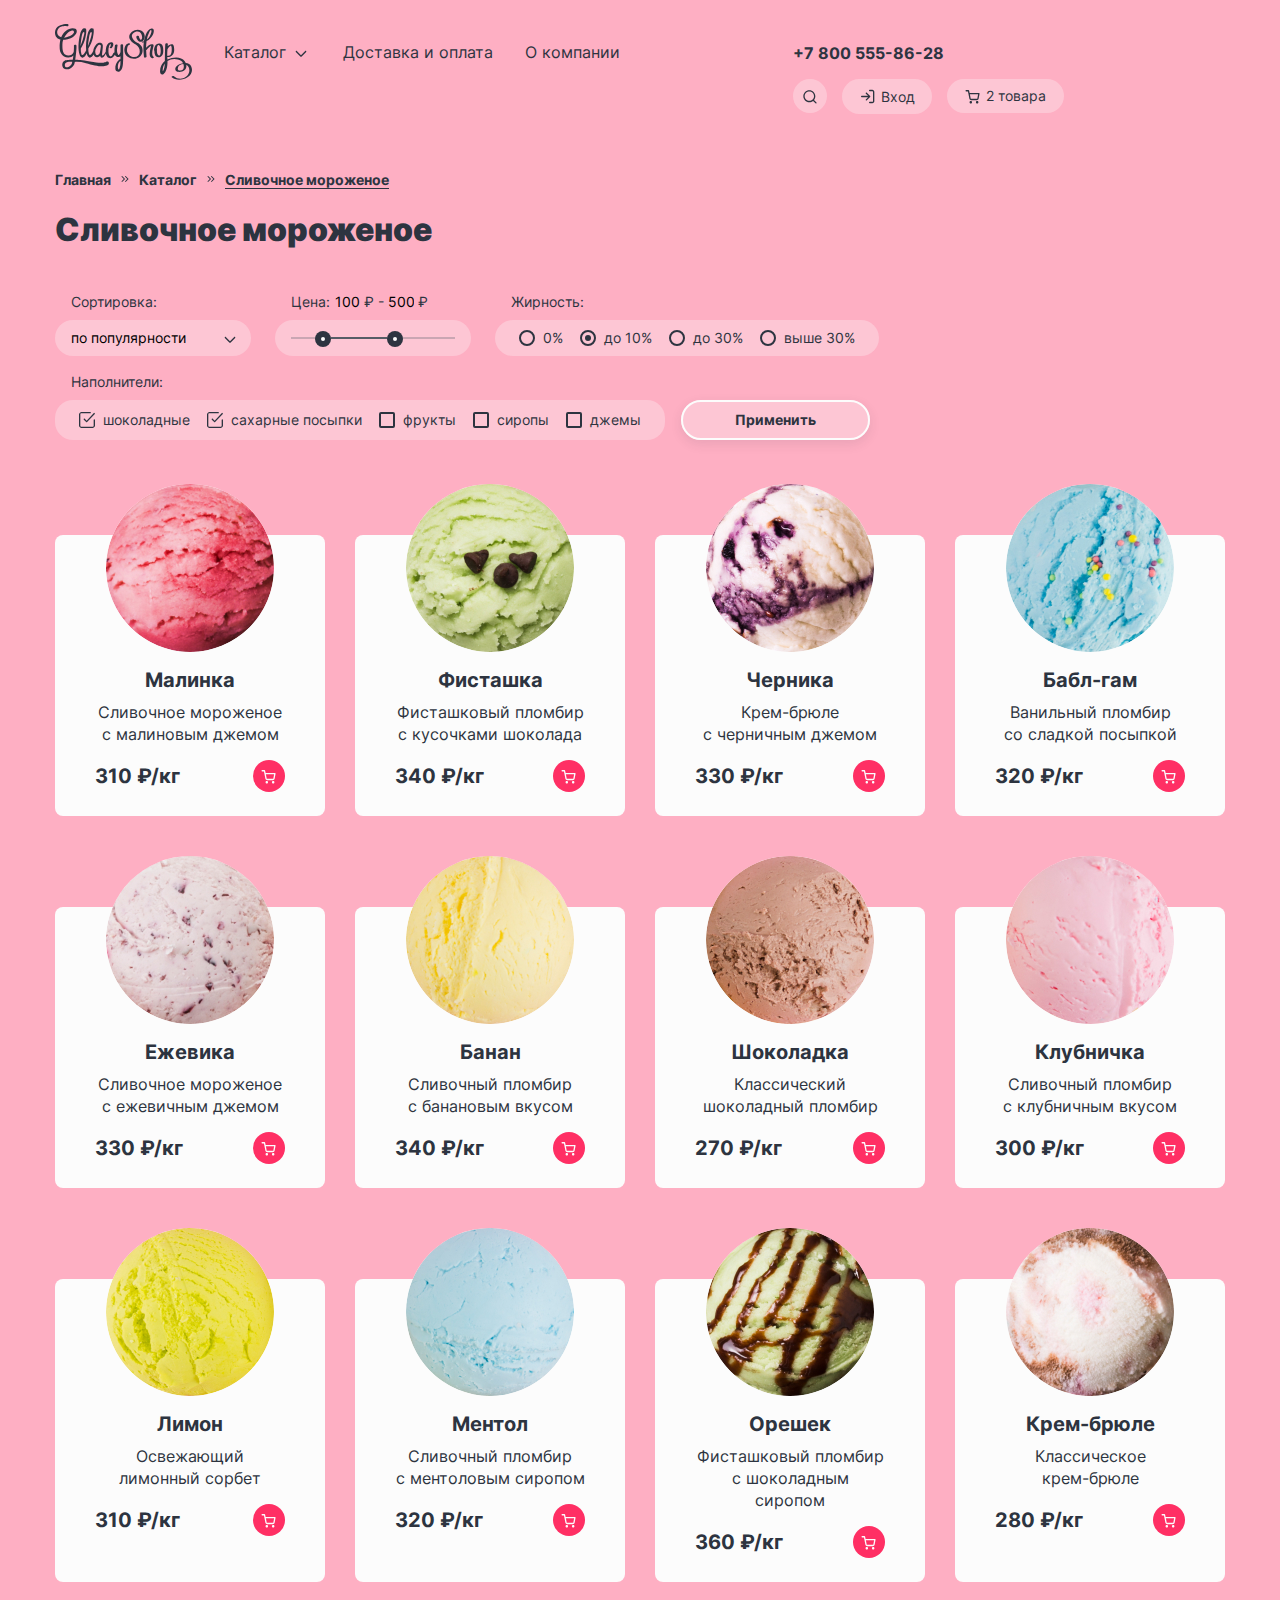
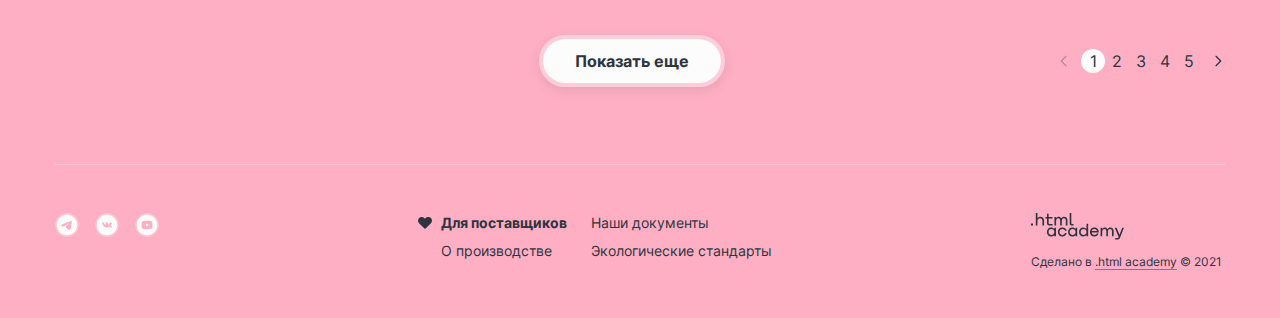
<file: catalog.html>
<!DOCTYPE html>
<html lang="ru">

  <head>
    <meta charset="UTF-8">
    <meta name="viewport" content="width=device-width, initial-scale=1.0">
    <link rel="icon" href="favicon.ico">
    <link rel="icon" type="image/png" sizes="32x32" href="images/favicon.png">
    <link href="styles/style.css" rel="stylesheet">
    <title>HTML Academy: Глейси</title>
  </head>

  <body>
    <div class="page-container">
      <header class="header">
        <nav class="header-navigation">
          <a class="header-logo" href="index.html">
            <img src="images/logo.svg" width="137" height="56" alt="Логотип Глейси.">
          </a>
          <ul class="navigation-list list-reset">
            <li class="navigation-item navigation-item-catalog">
              <a class="navigation-link navigation-link-catalog menu-button" href="#">Каталог</a>

              <div class="popover popover-catalog">
                <div class="popover-wrapper">
                  <ul class="catalog-list list-reset">
                    <li class="catalog-item">
                      <a class="catalog-link catalog-link-new" href="#">Новинки</a>
                      <span></span>
                    </li>

                    <li class="catalog-item">
                      <a class="catalog-link catalog-link-current" href="#" aria-current="page">Сливочное</a>
                    </li>

                    <li class="catalog-item">
                      <a class="catalog-link" href="#">Щербеты</a>
                    </li>

                    <li class="catalog-item">
                      <a class="catalog-link" href="#">Фруктовый лед</a>
                    </li>

                    <li class="catalog-item">
                      <a class="catalog-link" href="#">Мелорин</a>
                    </li>
                  </ul>
                </div>
              </div>
            </li>

            <li class="navigation-item">
              <a class="navigation-link navigation-link-delivery menu-button" href="#">Доставка и оплата</a>
            </li>

            <li class="navigation-item">
              <a class="navigation-link navigation-link-about menu-button" href="#">О компании</a>
            </li>
          </ul>

          <div class="navigation-user-container">
            <address class="navigation-contacts">
              <a class="navigation-link" href="tel:+78005558628">+7 800 555-86-28</a>
            </address>

            <ul class="navigation-user list-reset">
              <li class="navigation-item navigation-item-search">
                <a class="navigation-link navigation-link-search menu-button" href="#">
                  <span class="visually-hidden">Поиск.</span>
                </a>

                <div class="popover popover-search">
                  <div class="popover-wrapper">
                    <form class="search-form" method="get" action="https://echo.htmlacademy.ru/">
                      <label for="search">
                        <span class="visually-hidden">Поиск по сайту.</span>
                        <input class="search-input input" type="search" name="search" id="search" placeholder="Поиск по сайту">
                      </label>
                    </form>
                  </div>
                </div>
              </li>

              <li class="navigation-item navigation-item-auth">
                <a class="navigation-link navigation-link-auth menu-button" href="#">Вход</a>

                <div class="popover popover-auth">
                  <div class="popover-wrapper">
                    <p class="popover-title">Личный кабинет</p>

                    <form class="auth-form" method="post" action="https://echo.htmlacademy.ru/">
                      <label for="login">
                        <span class="visually-hidden">Логин.</span>
                        <input class="auth-form-input input" type="email" name="login" id="login" placeholder="Введите e-mail" value="email@example.com">
                      </label>

                      <label for="password">
                        <span class="visually-hidden">Пароль.</span>
                        <input class="auth-form-input input" type="password" name="password" id="password" placeholder="Введите пароль" value="111111">
                      </label>

                      <div class="form-options-wrapper">
                        <button class="button button-bright auth-form-submit" type="submit">Войти</button>

                        <div class="auth-options">
                          <a class="auth-link" href="#">Забыли пароль?</a>
                          <a class="auth-link" href="#">Регистрация</a>
                        </div>
                      </div>
                    </form>
                  </div>
                </div>
              </li>

              <li class="navigation-item navigation-item-cart">
                <a class="navigation-link navigation-link-cart menu-button" href="#">
                  <span class="visually-hidden">Корзина.</span>
                  <span class="cart-amount-number">2</span>
                  <span class="cart-amount-text">товара</span>
                </a>

                <div class="popover popover-cart">
                  <div class="popover-wrapper">
                    <div class="cart-full">
                      <p class="popover-title">Корзина</p>

                      <form class="cart-form" method="post" action="https://echo.htmlacademy.ru/">
                        <ul class="cart-list list-reset">
                          <li class="cart-item cart-item-raspberry">
                            <input type="hidden" name="cart-item" value="Малинка">
                            <a class="cart-link" href="#">
                              <img class="cart-image" src="images/catalog-products/product-1.jpg" width="46" height="46" alt="Мороженое Малинка.">
                              <div>
                                <span class="cart-product">Малинка</span>
                                <span class="cart-product-amount">1 кг х 310 ₽</span>
                              </div>
                            </a>
                            <span class="cart-product-price">310 ₽</span>
                            <button class="cart-product-button" type="button">
                              <span class="visually-hidden">Удалить товар из корзины.</span>
                            </button>
                          </li>

                          <li class="cart-item">
                            <input type="hidden" name="cart-item" value="Бабл-гам">
                            <a class="cart-link" href="#">
                              <img class="cart-image" src="images/catalog-products/product-4.jpg" width="46" height="46" alt="Мороженое Бабл-гам.">
                              <div>
                                <span class="cart-product">Бабл-гам</span>
                                <span class="cart-product-amount">1,5 кг х 320 ₽</span>
                              </div>
                            </a>
                            <span class="cart-product-price">480 ₽</span>
                            <button class="cart-product-button" type="button">
                              <span class="visually-hidden">Удалить товар из корзины.</span>
                            </button>
                          </li>
                        </ul>

                        <div class="cart-wrapper">
                          <button class="button button-bright cart-form-submit" type="submit">Оформить заказ</button>

                          <span class="cart-result">Итого: <span>790</span> ₽</span>
                        </div>
                      </form>
                    </div>

                    <div class="cart-empty">
                      <p>Ваша корзина пока пуста</p>
                    </div>
                  </div>
                </div>
              </li>
            </ul>
          </div>
        </nav>
      </header>

      <main class="main">
        <ul class="breadcrumbs list-reset">
          <li class="breadcrumbs-item">
            <a class="breadcrumbs-link" href="index.html">Главная</a>
          </li>

          <li class="breadcrumbs-item">
            <a class="breadcrumbs-link" href="#">Каталог</a>
          </li>

          <li class="breadcrumbs-item breadcrumbs-item-current">
            <a class="breadcrumbs-link breadcrumbs-link-current" href="#">Сливочное мороженое</a>
          </li>
        </ul>

        <h1 class="section-title catalog-page-title">Сливочное мороженое</h1>

        <section class="filters">
          <h2 class="visually-hidden">Фильтры.</h2>
          <form class="filters-form" method="get" action="https://echo.htmlacademy.ru/">
            <fieldset class="filters-group sort-group">
              <h3 class="filters-title">Сортировка:</h3>
              <select class="filters-select" name="product-sort" id="product-sort">
                <option value="popular">по популярности</option>
                <option value="ascend">по возрастанию цены</option>
                <option value="descend">по убыванию цены</option>
              </select>
            </fieldset>

            <fieldset class="filters-group range-group">
              <h3 class="filters-title">Цена:
                <label for="min">
                  <span class="visually-hidden">Минимальное значение 100</span>
                  <input class="range-input" id="min" type="number" value="100" name="min" aria-label="Минимальное значение">
                  <span>₽ - </span>
                </label>

                <label for="max">
                  <span class="visually-hidden">Максимальное значение 500</span>
                  <input class="range-input" id="max" type="number" value="500" name="max" aria-label="Максимальное значение">
                  <span>₽</span>
                </label>
              </h3>
              <div class="filter-range range">
                <div class="range-container">
                  <div class="range-base">
                    <div class="range-content range-content-min">

                      <button class="range-button range-button-min" type="button">
                        <span class="visually-hidden">Минимальное значение</span>
                      </button>
                    </div>

                    <div class="range-content range-content-max">

                      <button class="range-button range-button-max" type="button">
                        <span class="visually-hidden">Максимальное значение</span>
                      </button>
                    </div>
                  </div>
                </div>
              </div>
            </fieldset>

            <fieldset class="filters-group radio-group">
              <h3 class="filters-title">Жирность:</h3>
              <div class="radio-group-container">
                <label for="0-per">
                  <input class="filters-input" type="radio" name="fat" id="0-per" value="0-per">
                  <span class="filters-label">0%</span>
                </label>

                <label for="10-per">
                  <input class="filters-input" type="radio" name="fat" id="10-per" value="10-per" checked>
                  <span class="filters-label">до 10%</span>
                </label>

                <label for="30-per">
                  <input class="filters-input" type="radio" name="fat" id="30-per" value="30-per">
                  <span class="filters-label">до 30%</span>
                </label>

                <label for="30-more-per">
                  <input class="filters-input" type="radio" name="fat" id="30-more-per" value="30-more-per">
                  <span class="filters-label">выше 30%</span>
                </label>
              </div>
            </fieldset>

            <fieldset class="filters-group check-group">
              <h3 class="filters-title">Наполнители:</h3>
              <div class="check-group-container">
                <label for="chocolate">
                  <input class="filters-input" type="checkbox" name="filling" id="chocolate" value="chocolate" checked>
                  <span class="filters-label">шоколадные</span>
                </label>

                <label for="sugar">
                  <input class="filters-input" type="checkbox" name="filling" id="sugar" value="sugar" checked>
                  <span class="filters-label">сахарные посыпки</span>
                </label>

                <label for="fruits">
                  <input class="filters-input" type="checkbox" name="filling" id="fruits" value="fruits">
                  <span class="filters-label">фрукты</span>
                </label>

                <label for="syrup">
                  <input class="filters-input" type="checkbox" name="filling" id="syrup" value="syrup">
                  <span class="filters-label">сиропы</span>
                </label>

                <label for="jam">
                  <input class="filters-input" type="checkbox" name="filling" id="jam" value="jam">
                  <span class="filters-label">джемы</span>
                </label>
              </div>
            </fieldset>

            <button class="filters-submit button button-light" type="submit">Применить</button>
          </form>
        </section>

        <section class="catalog-products">
          <ul class="products-list list-reset">
            <li class="product">
              <a class="product-link" href="#">
                <img class="product-image" src="images/catalog-products/product-1.jpg" width="168" height="168" alt="Мороженое Малинка.">
                <h3 class="product-title">Малинка</h3>
              </a>
              <p class="product-description">Сливочное мороженое с малиновым джемом</p>

              <div class="price-wrapper">
                <span class="product-price">310 ₽/кг</span>
                <a class="product-button" href="#">
                  <span class="visually-hidden">Добавить в корзину.</span>
                </a>
              </div>
            </li>

            <li class="product">
              <a class="product-link" href="#">
                <img class="product-image" src="images/catalog-products/product-2.jpg" width="168" height="168" alt="Мороженое Фисташка.">
                <h3 class="product-title">Фисташка</h3>
              </a>
              <p class="product-description">Фисташковый пломбир с кусочками шоколада</p>

              <div class="price-wrapper">
                <span class="product-price">340 ₽/кг</span>
                <a class="product-button" href="#">
                  <span class="visually-hidden">Добавить в корзину.</span>
                </a>
              </div>
            </li>

            <li class="product">
              <a class="product-link" href="#">
                <img class="product-image" src="images/catalog-products/product-3.jpg" width="168" height="168" alt="Мороженое Черника.">
                <h3 class="product-title">Черника</h3>
              </a>
              <p class="product-description">Крем-брюле <br>с черничным джемом</p>

              <div class="price-wrapper">
                <span class="product-price">330 ₽/кг</span>
                <a class="product-button" href="#">
                  <span class="visually-hidden">Добавить в корзину.</span>
                </a>
              </div>
            </li>

            <li class="product">
              <a class="product-link" href="#">
                <img class="product-image" src="images/catalog-products/product-4.jpg" width="168" height="168" alt="Мороженое Бабл-гам.">
                <h3 class="product-title">Бабл-гам</h3>
              </a>
              <p class="product-description">Ванильный пломбир <br>со сладкой посыпкой</p>

              <div class="price-wrapper">
                <span class="product-price">320 ₽/кг</span>
                <a class="product-button" href="#">
                  <span class="visually-hidden">Добавить в корзину.</span>
                </a>
              </div>
            </li>

            <li class="product">
              <a class="product-link" href="#">
                <img class="product-image" src="images/catalog-products/product-5.jpg" width="168" height="168" alt="Мороженое Ежевика.">
                <h3 class="product-title">Ежевика</h3>
              </a>
              <p class="product-description">Сливочное мороженое с ежевичным джемом</p>

              <div class="price-wrapper">
                <span class="product-price">330 ₽/кг</span>
                <a class="product-button" href="#">
                  <span class="visually-hidden">Добавить в корзину.</span>
                </a>
              </div>
            </li>

            <li class="product">
              <a class="product-link" href="#">
                <img class="product-image" src="images/catalog-products/product-6.jpg" width="168" height="168" alt="Мороженое Банан.">
                <h3 class="product-title">Банан</h3>
              </a>
              <p class="product-description">Сливочный пломбир <br>с банановым вкусом</p>

              <div class="price-wrapper">
                <span class="product-price">340 ₽/кг</span>
                <a class="product-button" href="#">
                  <span class="visually-hidden">Добавить в корзину.</span>
                </a>
              </div>
            </li>

            <li class="product">
              <a class="product-link" href="#">
                <img class="product-image" src="images/catalog-products/product-7.jpg" width="168" height="168" alt="Мороженое Шоколадка.">
                <h3 class="product-title">Шоколадка</h3>
              </a>
              <p class="product-description">Классический шоколадный пломбир</p>

              <div class="price-wrapper">
                <span class="product-price">270 ₽/кг</span>
                <a class="product-button" href="#">
                  <span class="visually-hidden">Добавить в корзину.</span>
                </a>
              </div>
            </li>

            <li class="product">
              <a class="product-link" href="#">
                <img class="product-image" src="images/catalog-products/product-8.jpg" width="168" height="168" alt="Мороженое Клубничка.">
                <h3 class="product-title">Клубничка</h3>
              </a>
              <p class="product-description">Сливочный пломбир <br>с клубничным вкусом</p>

              <div class="price-wrapper">
                <span class="product-price">300 ₽/кг</span>
                <a class="product-button" href="#">
                  <span class="visually-hidden">Добавить в корзину.</span>
                </a>
              </div>
            </li>

            <li class="product">
              <a class="product-link" href="#">
                <img class="product-image" src="images/catalog-products/product-9.jpg" width="168" height="168" alt="Мороженое Лимон.">
                <h3 class="product-title">Лимон</h3>
              </a>
              <p class="product-description">Освежающий лимонный сорбет</p>

              <div class="price-wrapper">
                <span class="product-price">310 ₽/кг</span>
                <a class="product-button" href="#">
                  <span class="visually-hidden">Добавить в корзину.</span>
                </a>
              </div>
            </li>

            <li class="product">
              <a class="product-link" href="#">
                <img class="product-image" src="images/catalog-products/product-10.jpg" width="168" height="168" alt="Мороженое Ментол.">
                <h3 class="product-title">Ментол</h3>
              </a>
              <p class="product-description">Сливочный пломбир <br>с ментоловым сиропом</p>

              <div class="price-wrapper">
                <span class="product-price">320 ₽/кг</span>
                <a class="product-button" href="#">
                  <span class="visually-hidden">Добавить в корзину.</span>
                </a>
              </div>
            </li>

            <li class="product">
              <a class="product-link" href="#">
                <img class="product-image" src="images/catalog-products/product-11.jpg" width="168" height="168" alt="Мороженое Орешек.">
                <h3 class="product-title">Орешек</h3>
              </a>
              <p class="product-description">Фисташковый пломбир с шоколадным сиропом</p>

              <div class="price-wrapper">
                <span class="product-price">360 ₽/кг</span>
                <a class="product-button" href="#">
                  <span class="visually-hidden">Добавить в корзину.</span>
                </a>
              </div>
            </li>

            <li class="product">
              <a class="product-link" href="#">
                <img class="product-image" src="images/catalog-products/product-12.jpg" width="168" height="168" alt="Мороженое Крем-брюле.">
                <h3 class="product-title">Крем-брюле</h3>
              </a>
              <p class="product-description">Классическое <br>крем-брюле</p>

              <div class="price-wrapper">
                <span class="product-price">280 ₽/кг</span>
                <a class="product-button" href="#">
                  <span class="visually-hidden">Добавить в корзину.</span>
                </a>
              </div>
            </li>
          </ul>
        </section>

        <div class="more-pagination-wrapper">
          <span class="more-pagination-hidden"></span>

          <a class="more-button button" href="#">Показать еще</a>

          <div class="pagination">
            <a class="pagination-button pagination-button-prev pagination-button-disabled" href="#">
              <span class="visually-hidden">Предыдущая страница.</span>
            </a>

            <ul class="pagination-list list-reset">
              <li class="pagination-item pagination-item-current">
                <a class="pagination-link pagination-link-current" href="#">1</a>
              </li>

              <li class="pagination-item">
                <a class="pagination-link" href="#">2</a>
              </li>

              <li class="pagination-item">
                <a class="pagination-link" href="#">3</a>
              </li>

              <li class="pagination-item">
                <a class="pagination-link" href="#">4</a>
              </li>

              <li class="pagination-item">
                <a class="pagination-link" href="#">5</a>
              </li>
            </ul>

            <a class="pagination-button pagination-button-next" href="#">
              <span class="visually-hidden">Следующая страница.</span>
            </a>
          </div>
        </div>
      </main>

      <footer class="footer">
        <ul class="socials-list list-reset">
          <li class="socials-item">
            <a class="socials-link social-link-telegram" href="https://t.me/htmlacademy">
              <span class="visually-hidden">Телеграм.</span>
            </a>
          </li>

          <li class="socials-item">
            <a class="socials-link social-link-vk" href="https://vk.com/htmlacademy">
              <span class="visually-hidden">Вконтакте.</span>
            </a>
          </li>

          <li class="socials-item">
            <a class="socials-link social-link-youtube" href="https://www.youtube.com/user/htmlacademyru">
              <span class="visually-hidden">YouTube.</span>
            </a>
          </li>
        </ul>

        <nav class="footer-navigation">
          <ul class="navigation-list list-reset">
            <li class="navigation-item">
              <a class="navigation-link navigation-link-provider" href="#">Для поставщиков</a>
            </li>

            <li class="navigation-item">
              <a class="navigation-link" href="#">Наши документы</a>
            </li>

            <li class="navigation-item">
              <a class="navigation-link" href="#">О производстве</a>
            </li>

            <li class="navigation-item">
              <a class="navigation-link" href="#">Экологические стандарты</a>
            </li>
          </ul>
        </nav>

        <div class="htmlacademy">
          <a class="htmlacademy-link" href="https://htmlacademy.ru/">
            <img class="htmlacademy-logo" src="images/htmlacademy.svg" width="93" height="27" alt="Логотип HTML Academy.">
          </a>
          <span class="htmlacademy-text">Сделано в <a href="https://htmlacademy.ru/">.html academy</a> © 2021</span>
        </div>
      </footer>
    </div>
  </body>

</html>
</file>
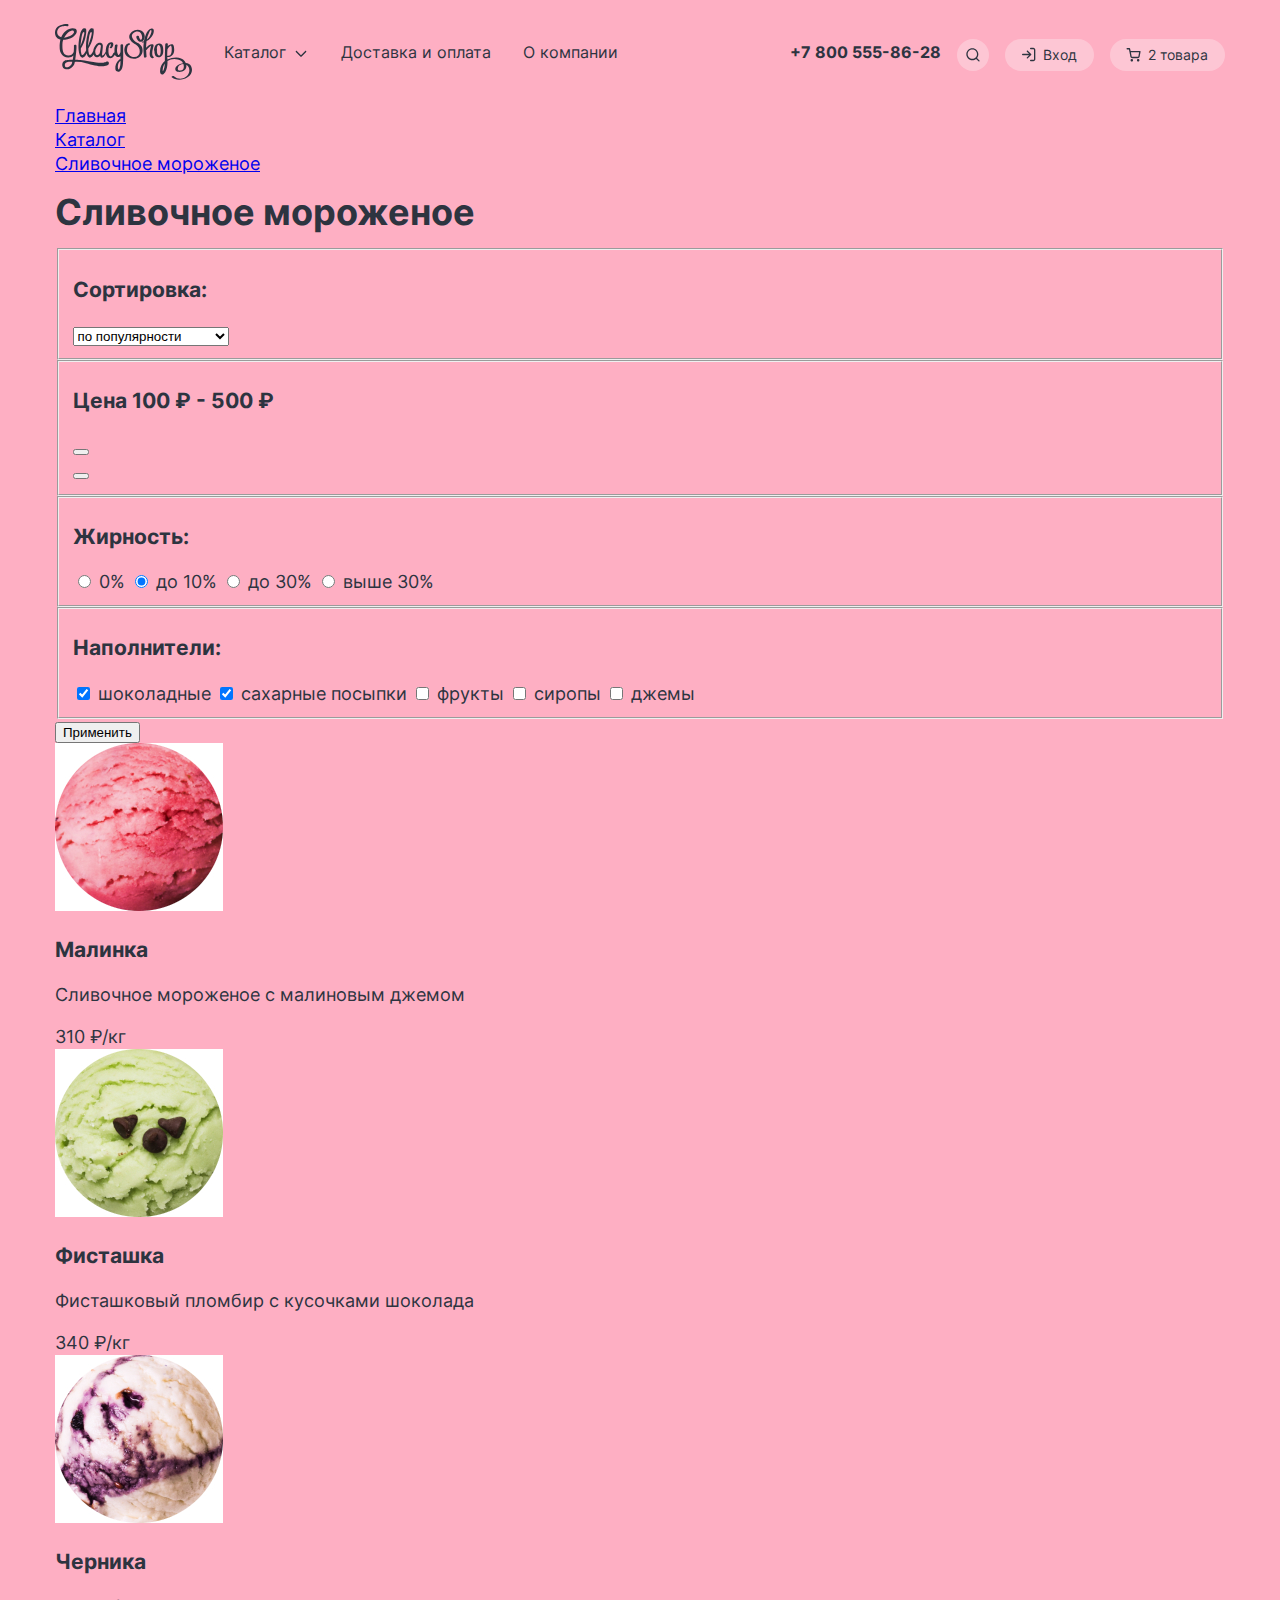
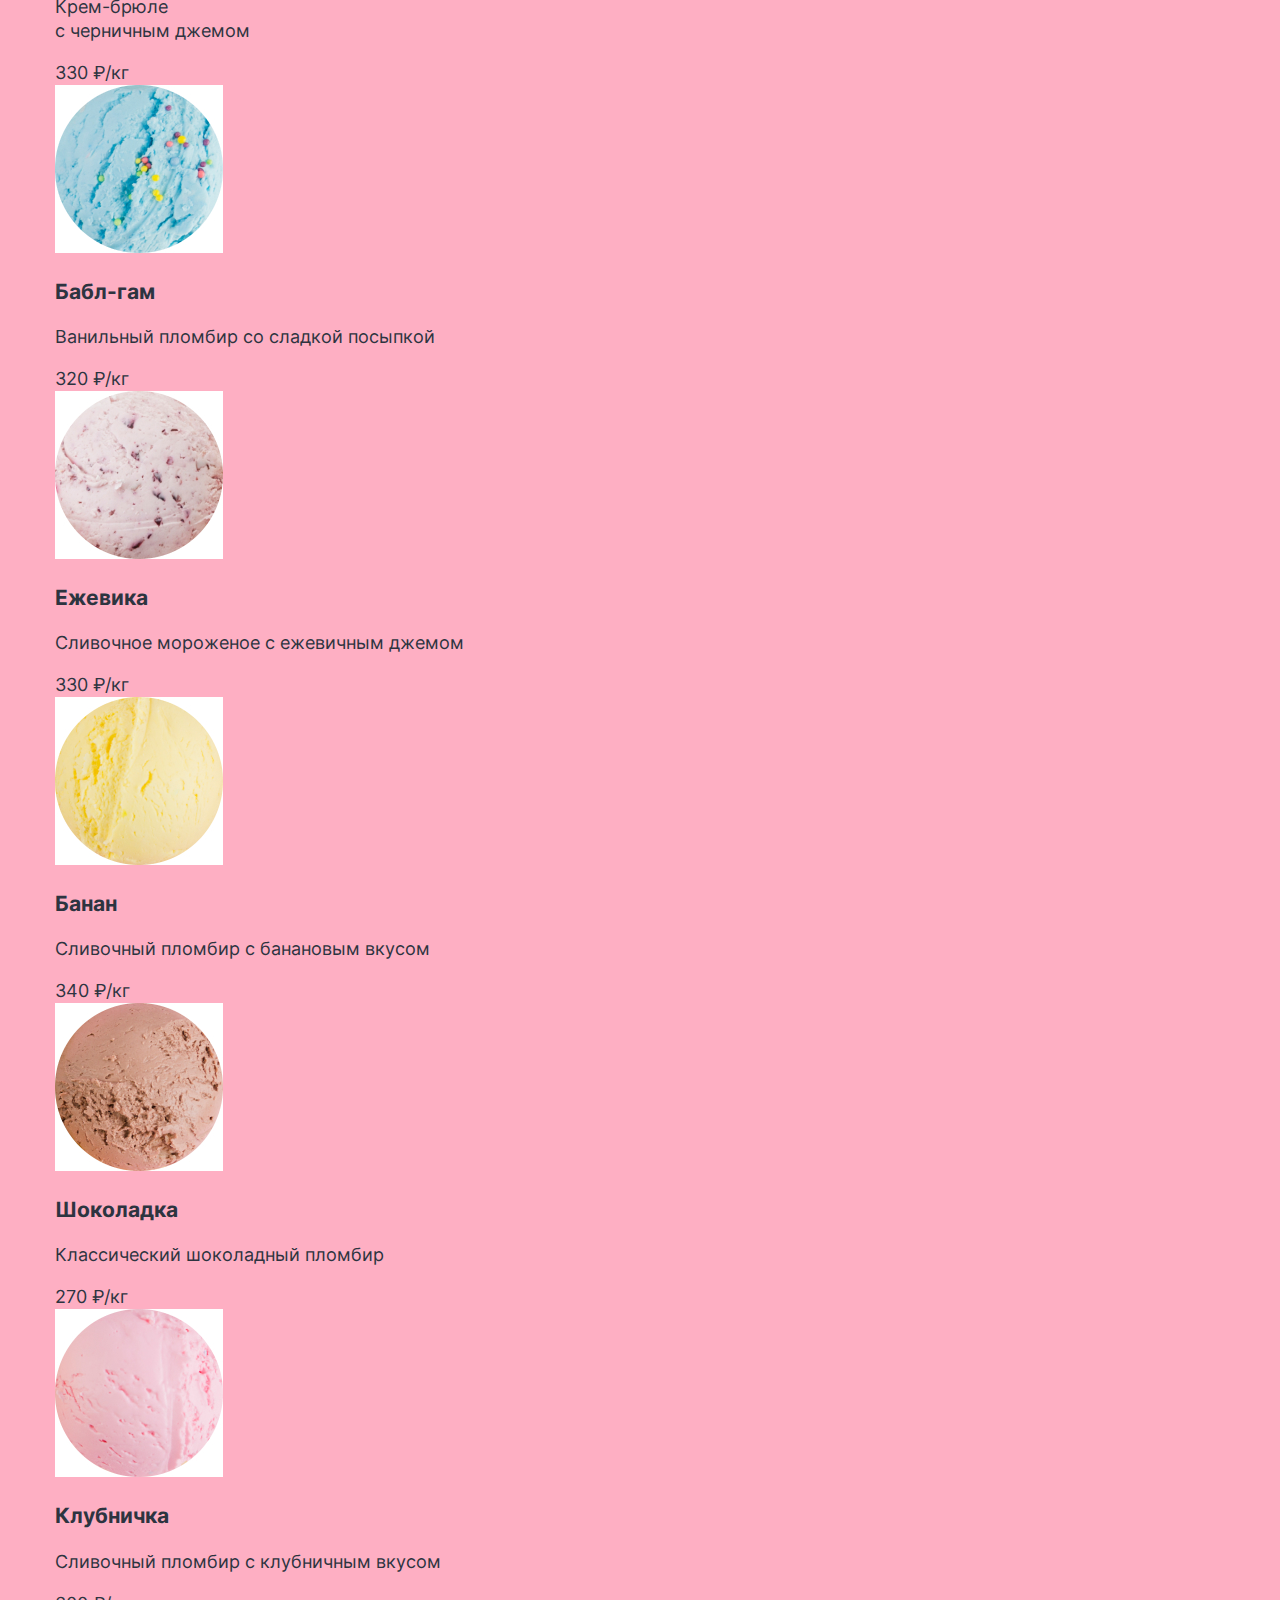
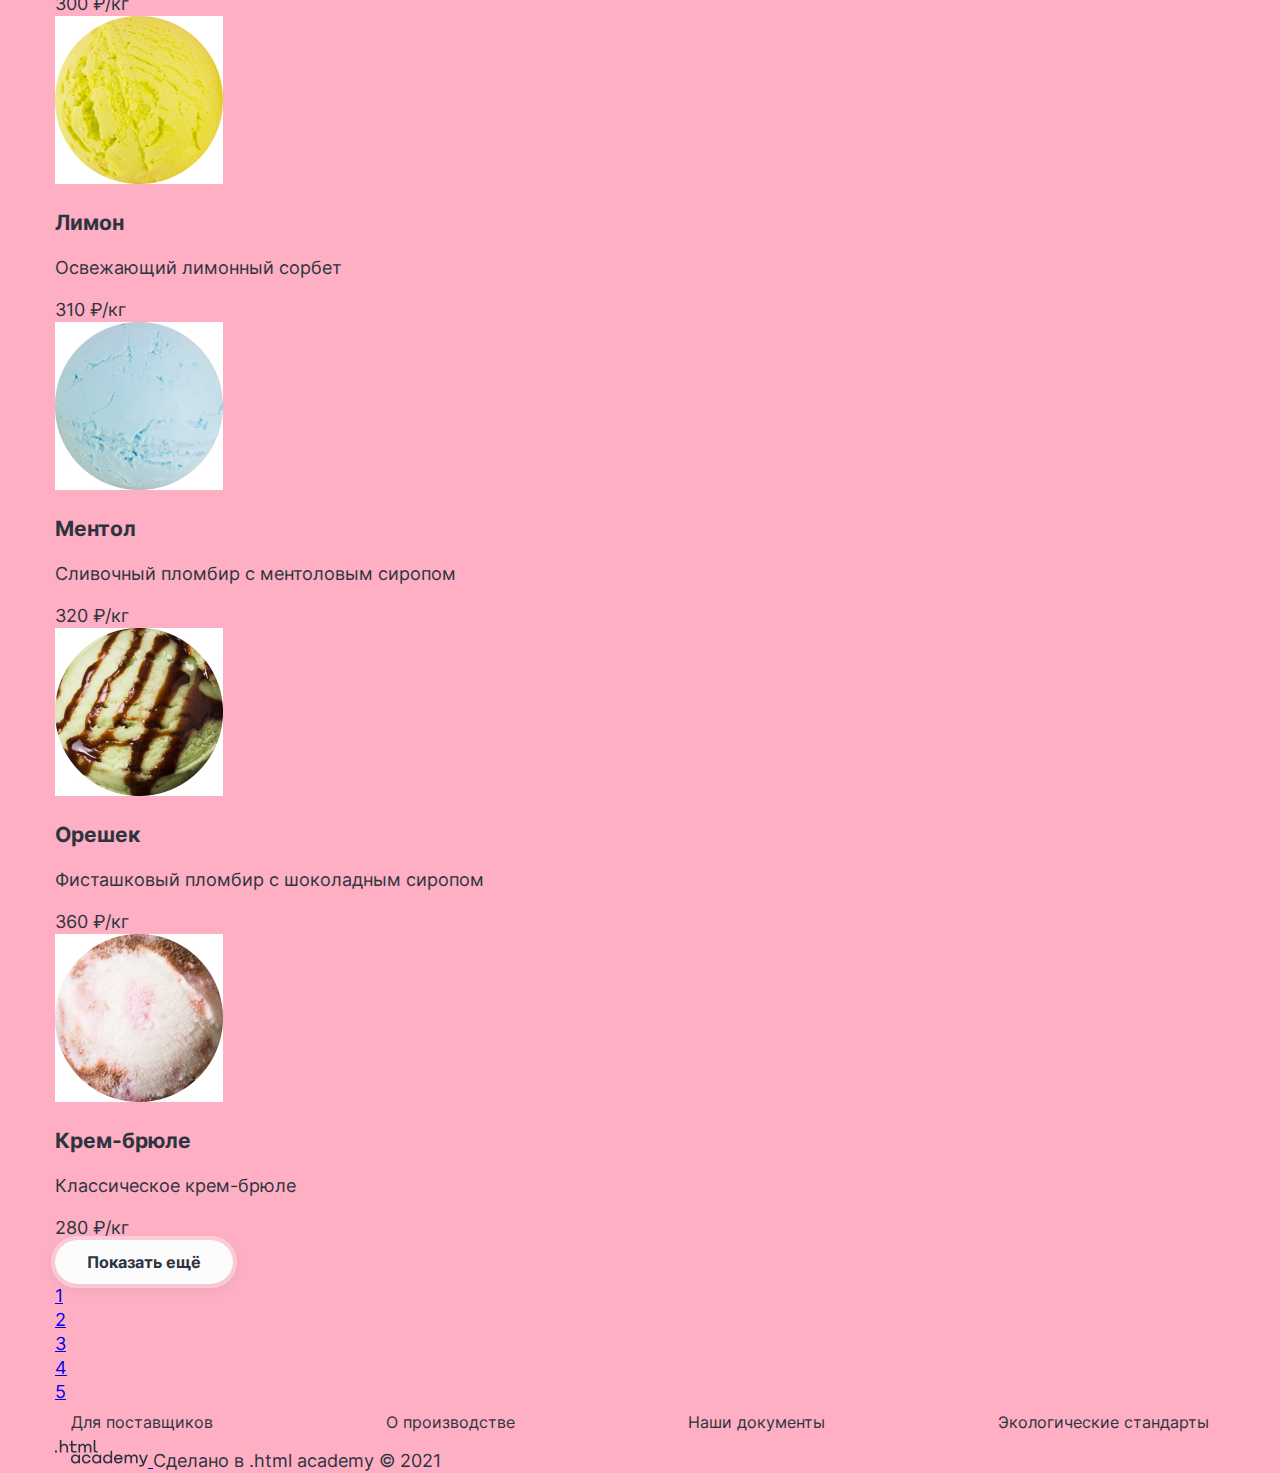
<file: master/catalog.html>
<!DOCTYPE html>
<html lang="ru">

  <head>
    <meta charset="UTF-8">
    <meta name="viewport" content="width=device-width, initial-scale=1.0">
    <link href="styles/style.css" rel="stylesheet">
    <title>HTML Academy: Глейси</title>
    <base href="https://htmlacademy-htmlcss.github.io/1906981-gllacy-37/master/">
</head>

  <body>
    <div class="page-container">
      <header class="header">
        <nav class="header-navigation">
          <a class="header-logo" href="index.html">
            <img src="images/logo.svg" width="137" height="56" alt="Логотип Глейси.">
          </a>
          <ul class="navigation-list list-reset">
            <li class="navigation-item navigation-item-catalog">
              <a class="navigation-link navigation-link-catalog menu-button" href="#">Каталог</a>

              <div class="popover popover-catalog">
                <ul class="catalog-list list-reset">
                  <li class="catalog-item">
                    <a class="catalog-link catalog-link-new" href="#">Новинки</a>
                    <span></span>
                  </li>

                  <li class="catalog-item">
                    <a class="catalog-link" href="catalog.html" aria-current="page">Сливочное</a>
                  </li>

                  <li class="catalog-item">
                    <a class="catalog-link" href="#">Щербеты</a>
                  </li>

                  <li class="catalog-item">
                    <a class="catalog-link" href="#">Фруктовый лед</a>
                  </li>

                  <li class="catalog-item">
                    <a class="catalog-link" href="#">Мелорин</a>
                  </li>
                </ul>
              </div>
            </li>

            <li class="navigation-item">
              <a class="navigation-link navigation-link-delivery menu-button" href="#">Доставка и оплата</a>
            </li>

            <li class="navigation-item">
              <a class="navigation-link navigation-link-about menu-button" href="#">О компании</a>
            </li>
          </ul>

          <div class="navigation-user-container">
            <address class="navigation-contacts">
              <a class="navigation-link" href="tel:+78005558628">+7 800 555-86-28</a>
            </address>

            <ul class="navigation-user list-reset">
              <li class="navigation-item navigation-item-search">
                <a class="navigation-link navigation-link-search menu-button" href="#">
                  <span class="visually-hidden">Поиск.</span>
                </a>

                <div class="popover popover-search">
                  <form class="search-form" method="get" action="https://echo.htmlacademy.ru/">
                    <label for="search">
                      <span class="visually-hidden">Поиск по сайту.</span>
                      <input class="search-input" type="search" name="search" id="search" placeholder="Поиск по сайту">
                    </label>
                  </form>
                </div>
              </li>

              <li class="navigation-item navigation-item-auth">
                <a class="navigation-link navigation-link-auth menu-button" href="#">Вход</a>

                <div class="popover popover-auth">
                  <h2 class="popover-title">Личный кабинет</h2>

                  <form class="auth-form" method="post" action="https://echo.htmlacademy.ru/">
                    <label for="login">
                      <span class="visually-hidden">Логин.</span>
                      <input class="auth-form-input" type="email" name="login" id="login" placeholder="Введите e-mail" value="email@example.com">
                    </label>

                    <label for="password">
                      <span class="visually-hidden">Пароль.</span>
                      <input class="auth-form-input" type="password" name="password" id="password" placeholder="Введите пароль" value="111111">
                    </label>

                    <div class="form-options-wrapper">
                      <button class="button button-bright auth-form-submit" type="submit">Войти</button>

                      <div class="auth-options">
                        <a class="auth-link" href="#">Забыли пароль?</a>
                        <a class="auth-link" href="#">Регистрация</a>
                      </div>
                    </div>
                  </form>
                </div>
              </li>

              <li class="navigation-item navigation-item-cart">
                <a class="navigation-link navigation-link-cart menu-button" href="#">
                  <span class="visually-hidden">Корзина.</span>
                  <span class="cart-amount-number">2</span>
                  <span class="cart-amount-text">товара</span>
                </a>

                <div class="popover popover-cart">
                  <div class="cart-full">
                    <h2 class="popover-title">Корзина</h2>

                    <form class="cart-form" method="post" action="https://echo.htmlacademy.ru/">
                      <ul class="cart-list list-reset">
                        <li class="cart-item">
                          <input type="hidden" name="cart-item" value="Малинка">
                          <a class="cart-link" href="#">
                            <img class="cart-image" src="images/catalog-products/product-1.jpg" width="46" height="46" alt="">
                            <div>
                              <span class="cart-product" href="#">Малинка</span>
                              <span class="cart-product-amount">1 кг х 310 ₽</span>
                            </div>
                          </a>
                          <span class="cart-product-price">310 ₽</span>
                          <button class="cart-product-button" type="button">
                            <span class="visually-hidden">Удалить товар из корзины.</span>
                          </button>
                        </li>

                        <li class="cart-item">
                          <input type="hidden" name="cart-item" value="Бабл-гам">
                          <a class="cart-link" href="#">
                            <img class="cart-image" src="images/catalog-products/product-4.jpg" width="46" height="46" alt="">
                            <div>
                              <span class="cart-product" href="#">Бабл-гам</span>
                              <span class="cart-product-amount">1,5 кг х 320 ₽</span>
                            </div>
                          </a>
                          <span class="cart-product-price">480 ₽</span>
                          <button class="cart-product-button" type="button">
                            <span class="visually-hidden">Удалить товар из корзины.</span>
                          </button>
                        </li>
                      </ul>

                      <span class="divider"></span>

                      <div class="cart-wrapper">
                        <button class="button button-bright cart-form-submit" type="submit">Оформить заказ</button>

                        <span class="cart-result">Итого: <span>790</span> ₽</span>
                      </div>
                    </form>
                  </div>

                  <div class="cart-empty">
                    <p>Ваша корзина пока пуста</p>
                  </div>
                </div>
              </li>
            </ul>
          </div>
        </nav>
      </header>

      <main class="main">
        <ul class="breadcrumbs list-reset">
          <li class="breadcrumbs-item">
            <a class="breadcrumbs-link" href="index.html">Главная</a>
          </li>

          <li class="breadcrumbs-item">
            <a class="breadcrumbs-link" href="#">Каталог</a>
          </li>

          <li class="breadcrumbs-item breadcrumbs-item-active">
            <a class="breadcrumbs-link breadcrumbs-link-active" href="#">Сливочное мороженое</a>
          </li>
        </ul>

        <h1 class="section-title">Сливочное мороженое</h1>

        <section class="filters">
          <h2 class="visually-hidden">Фильтры.</h2>
          <form class="filters-form" method="get" action="https://echo.htmlacademy.ru/">
            <fieldset class="filters-group">
              <h3 class="filters-title">Сортировка:</h3>
              <select name="product-sort" id="product-sort">
                <option value="popular">по популярности</option>
                <option value="ascend">по возрастанию цены</option>
                <option value="descend">по убыванию цены</option>
              </select>
            </fieldset>

            <fieldset class="filters-group">
              <h3 class="filters-title">Цена <span class="min-price">100</span> ₽ - <span class="max-price">500</span> ₽</h3>
              <div class="filter-range range">
                <div class="range-container">
                  <div class="range-base">
                    <div class="range-content range-content-min">
                      <input class="range-input visually-hidden" id="min" type="number" value="100" name="min" aria-label="Минимальное значение" tabindex="-1">
                      <button class="range-button range-button-min" type="button">
                        <span class="visually-hidden">Минимальное значение</span>
                      </button>
                    </div>

                    <div class="range-content range-content-max">
                      <input class="range-input visually-hidden" id="max" type="number" value="500" name="max" aria-label="Максимальное значение" tabindex="-1">
                      <button class="range-button range-button-max" type="button">
                        <span class="visually-hidden">Максимальное значение</span>
                      </button>
                    </div>
                  </div>
                </div>
              </div>
            </fieldset>

            <fieldset class="filters-group">
              <h3 class="filters-title">Жирность:</h3>
              <label for="0-per">
                <input class="filters-input" type="radio" name="fat" id="0-per" value="0-per">
                <span class="filters-label">0%</span>
              </label>

              <label for="10-per">
                <input class="filters-input" type="radio" name="fat" id="10-per" value="10-per" checked>
                <span class="filters-label">до 10%</span>
              </label>

              <label for="30-per">
                <input class="filters-input" type="radio" name="fat" id="30-per" value="30-per">
                <span class="filters-label">до 30%</span>
              </label>

              <label for="30-more-per">
                <input class="filters-input" type="radio" name="fat" id="30-more-per" value="30-more-per">
                <span class="filters-label">выше 30%</span>
              </label>
            </fieldset>

            <fieldset class="filters-group">
              <h3 class="filters-title">Наполнители:</h3>
              <label for="chocolate">
                <input class="filters-input" type="checkbox" name="filling" id="chocolate" value="chocolate" checked>
                <span class="filters-label">шоколадные</span>
              </label>

              <label for="sugar">
                <input class="filters-input" type="checkbox" name="filling" id="sugar" value="sugar" checked>
                <span class="filters-label">сахарные посыпки</span>
              </label>

              <label for="fruits">
                <input class="filters-input" type="checkbox" name="filling" id="fruits" value="fruits">
                <span class="filters-label">фрукты</span>
              </label>

              <label for="syrup">
                <input class="filters-input" type="checkbox" name="filling" id="syrup" value="syrup">
                <span class="filters-label">сиропы</span>
              </label>

              <label for="jam">
                <input class="filters-input" type="checkbox" name="filling" id="jam" value="jam">
                <span class="filters-label">джемы</span>
              </label>
            </fieldset>

            <button class="filters-submit" type="submit">Применить</button>
          </form>
        </section>

        <section class="catalog-products">
          <ul class="products-list list-reset">
            <li class="product">
              <img class="product-image" src="images/catalog-products/product-1.jpg" width="168" height="168" alt="">
              <h3 class="product-title">Малинка</h3>
              <p class="product-description">Сливочное мороженое с малиновым джемом</p>
              <div class="price-wrapper">
                <span class="product-price">310 ₽/кг</span>
                <a class="product-button" href="#">
                  <span class="visually-hidden">Добавить в корзину.</span>
                </a>
              </div>
            </li>

            <li class="product">
              <img class="product-image" src="images/catalog-products/product-2.jpg" width="168" height="168" alt="">
              <h3 class="product-title">Фисташка</h3>
              <p class="product-description">Фисташковый пломбир с кусочками шоколада</p>
              <div class="price-wrapper">
                <span class="product-price">340 ₽/кг</span>
                <a class="product-button" href="#">
                  <span class="visually-hidden">Добавить в корзину.</span>
                </a>
              </div>
            </li>

            <li class="product">
              <img class="product-image" src="images/catalog-products/product-3.jpg" width="168" height="168" alt="">
              <h3 class="product-title">Черника</h3>
              <p class="product-description">Крем-брюле <br>с черничным джемом</p>
              <div class="price-wrapper">
                <span class="product-price">330 ₽/кг</span>
                <a class="product-button" href="#">
                  <span class="visually-hidden">Добавить в корзину.</span>
                </a>
              </div>
            </li>

            <li class="product">
              <img class="product-image" src="images/catalog-products/product-4.jpg" width="168" height="168" alt="">
              <h3 class="product-title">Бабл-гам</h3>
              <p class="product-description">Ванильный пломбир со сладкой посыпкой</p>
              <div class="price-wrapper">
                <span class="product-price">320 ₽/кг</span>
                <a class="product-button" href="#">
                  <span class="visually-hidden">Добавить в корзину.</span>
                </a>
              </div>
            </li>

            <li class="product">
              <img class="product-image" src="images/catalog-products/product-5.jpg" width="168" height="168" alt="">
              <h3 class="product-title">Ежевика</h3>
              <p class="product-description">Сливочное мороженое с ежевичным джемом</p>
              <div class="price-wrapper">
                <span class="product-price">330 ₽/кг</span>
                <a class="product-button" href="#">
                  <span class="visually-hidden">Добавить в корзину.</span>
                </a>
              </div>
            </li>

            <li class="product">
              <img class="product-image" src="images/catalog-products/product-6.jpg" width="168" height="168" alt="">
              <h3 class="product-title">Банан</h3>
              <p class="product-description">Сливочный пломбир с банановым вкусом</p>
              <div class="price-wrapper">
                <span class="product-price">340 ₽/кг</span>
                <a class="product-button" href="#">
                  <span class="visually-hidden">Добавить в корзину.</span>
                </a>
              </div>
            </li>

            <li class="product">
              <img class="product-image" src="images/catalog-products/product-7.jpg" width="168" height="168" alt="">
              <h3 class="product-title">Шоколадка</h3>
              <p class="product-description">Классический шоколадный пломбир</p>
              <div class="price-wrapper">
                <span class="product-price">270 ₽/кг</span>
                <a class="product-button" href="#">
                  <span class="visually-hidden">Добавить в корзину.</span>
                </a>
              </div>
            </li>

            <li class="product">
              <img class="product-image" src="images/catalog-products/product-8.jpg" width="168" height="168" alt="">
              <h3 class="product-title">Клубничка</h3>
              <p class="product-description">Сливочный пломбир с клубничным вкусом</p>
              <div class="price-wrapper">
                <span class="product-price">300 ₽/кг</span>
                <a class="product-button" href="#">
                  <span class="visually-hidden">Добавить в корзину.</span>
                </a>
              </div>
            </li>

            <li class="product">
              <img class="product-image" src="images/catalog-products/product-9.jpg" width="168" height="168" alt="">
              <h3 class="product-title">Лимон</h3>
              <p class="product-description">Освежающий лимонный сорбет</p>
              <div class="price-wrapper">
                <span class="product-price">310 ₽/кг</span>
                <a class="product-button" href="#">
                  <span class="visually-hidden">Добавить в корзину.</span>
                </a>
              </div>
            </li>

            <li class="product">
              <img class="product-image" src="images/catalog-products/product-10.jpg" width="168" height="168" alt="">
              <h3 class="product-title">Ментол</h3>
              <p class="product-description">Сливочный пломбир с ментоловым сиропом</p>
              <div class="price-wrapper">
                <span class="product-price">320 ₽/кг</span>
                <a class="product-button" href="#">
                  <span class="visually-hidden">Добавить в корзину.</span>
                </a>
              </div>
            </li>

            <li class="product">
              <img class="product-image" src="images/catalog-products/product-11.jpg" width="168" height="168" alt="">
              <h3 class="product-title">Орешек</h3>
              <p class="product-description">Фисташковый пломбир с шоколадным сиропом</p>
              <div class="price-wrapper">
                <span class="product-price">360 ₽/кг</span>
                <a class="product-button" href="#">
                  <span class="visually-hidden">Добавить в корзину.</span>
                </a>
              </div>
            </li>

            <li class="product">
              <img class="product-image" src="images/catalog-products/product-12.jpg" width="168" height="168" alt="">
              <h3 class="product-title">Крем-брюле</h3>
              <p class="product-description">Классическое крем-брюле</p>
              <div class="price-wrapper">
                <span class="product-price">280 ₽/кг</span>
                <a class="product-button" href="#">
                  <span class="visually-hidden">Добавить в корзину.</span>
                </a>
              </div>
            </li>
          </ul>
        </section>

        <a class="more-button button" href="#">Показать ещё</a>

        <div class="pagination">
          <a class="pagination-button pagination-button-prev" href="#">
            <span class="visually-hidden">Предыдущая страница.</span>
          </a>

          <ul class="pagination-list list-reset">
            <li class="pagination-item pagination-item-active">
              <a class="pagination-link pagination-link-active" href="#">1</a>
            </li>

            <li class="pagination-item">
              <a class="pagination-link" href="#">2</a>
            </li>

            <li class="pagination-item">
              <a class="pagination-link" href="#">3</a>
            </li>

            <li class="pagination-item">
              <a class="pagination-link" href="#">4</a>
            </li>

            <li class="pagination-item">
              <a class="pagination-link" href="#">5</a>
            </li>
          </ul>

          <a class="pagination-button pagination-button-next" href="#">
            <span class="visually-hidden">Следующая страница.</span>
          </a>
        </div>
      </main>

      <footer>
        <ul class="socials-list list-reset">
          <li class="socials-item">
            <a class="socials-link" href="https://t.me/htmlacademy">
              <span class="visually-hidden">Телеграм.</span>
            </a>
          </li>

          <li class="socials-item">
            <a class="socials-link" href="https://vk.com/htmlacademy">
              <span class="visually-hidden">Вконтакте.</span>
            </a>
          </li>

          <li class="socials-item">
            <a class="socials-link" href="https://www.youtube.com/user/htmlacademyru">
              <span class="visually-hidden">YouTube.</span>
            </a>
          </li>
        </ul>

        <nav class="footer-navigation">
          <ul class="navigation-list list-reset">
            <li class="navigation-item">
              <a class="navigation-link navigation-link-provider" href="#">Для поставщиков</a>
            </li>

            <li class="navigation-item">
              <a class="navigation-link" href="#">О производстве</a>
            </li>

            <li class="navigation-item">
              <a class="navigation-link" href="#">Наши документы</a>
            </li>

            <li class="navigation-item">
              <a class="navigation-link" href="#">Экологические стандарты</a>
            </li>
          </ul>
        </nav>

        <div class="htmlacademy">
          <a class="htmlacademy-link" href="#">
            <img class="htmlacademy-logo" src="images/htmlacademy.svg" width="93" height="27" alt="Логотип HTML Academy.">
          </a>
          <span class="htmlacademy-text">Сделано в .html academy © 2021</span>
        </div>
      </footer>
    </div>
  </body>

</html>
</file>
<file: styles/style.css>
@font-face {
  font-style: normal;
  font-weight: 400;
  font-family: "Inter";

  font-display: swap;
  src: url("../fonts/inter-400.woff2") format("woff2");
}

@font-face {
  font-style: normal;
  font-weight: 700;
  font-family: "Inter";

  font-display: swap;
  src: url("../fonts/inter-700.woff2") format("woff2");
}

@font-face {
  font-style: normal;
  font-weight: 900;
  font-family: "Inter";

  font-display: swap;
  src: url("../fonts/inter-900.woff2") format("woff2");
}

:root {
  --basic-dark: #565c66;
  --basic-extra-dark: #2d3440;
  --basic-extra-light: #fcfcfc;
  --basic-extra-light-hover: rgba(252, 252, 252, 0.5);
  --basic-light: #e7e7e7;
  --basic-neutral: #b9b9b9;
  --basic-white: #ffffff;
  --font-inter: "Inter", "Arial", "Helvetica", sans-serif;
  --special-blue: #69a9ff;
  --special-bright: #ff4a78;
  --special-extra-bright: #ff2f64;
  --special-extra-light: #ffc8d8;
  --special-light: #feafc3;
  --special-neutral: #ff7799;
  --special-yellow: #fcc850;
  --status-error: #ea5454;
  --status-success: #00e484;
  --status-warning: #fd912e;
}

*,
*::before,
*::after {
  -webkit-box-sizing: border-box;
          box-sizing: border-box;
}

html,
body {
  height: 100%;
  min-height: 100vh;
  margin: 0;
  padding: 0;
}

body {
  font-style: normal;
  font-weight: 400;
  font-size: 18px;
  line-height: 24px;
  font-family: var(--font-inter);
  color: var(--basic-extra-dark);

  background-color: var(--special-light);
}

::-moz-selection {
  color: var(--special-extra-bright);

  background-color: var(--basic-light);
}

::selection {
  color: var(--special-extra-bright);

  background-color: var(--basic-light);
}

img {
  max-width: 100%;
  height: auto;

  -o-object-fit: cover;
     object-fit: cover;
}

.visually-hidden {
  position: absolute;
  z-index: -1;

  width: 1px;
  height: 1px;
  margin: -1px;
  padding: 0;
  overflow: hidden;

  border: 0;

  clip: rect(0 0 0 0);
}

.bg-1 {
  background-color: var(--special-light);
}

.bg-2 {
  background-color: var(--special-blue);
}

.bg-3 {
  background-color: var(--special-yellow);
}

.page-container {
  display: -webkit-box;
  display: -ms-flexbox;
  display: flex;
  -webkit-box-orient: vertical;
  -webkit-box-direction: normal;
  -ms-flex-direction: column;
      flex-direction: column;
  width: 1170px;
  min-height: 100%;
  margin: 0 auto;
}

.list-reset {
  margin: 0;
  padding: 0;

  list-style-type: none;
}

.button {
  position: relative;

  display: inline-block;
  padding: 12px 32px;

  font-weight: 700;
  font-size: 16px;
  line-height: 20px;
  font-family: var(--font-inter);
  color: var(--basic-extra-dark);
  text-decoration: none;

  background-color: var(--basic-extra-light);
  background-clip: padding-box;
  border: none;
  border-radius: 26px;
  cursor: pointer;
}

.button::before {
  content: "";
  position: absolute;
  top: -4px;
  right: -4px;
  bottom: -4px;
  left: -4px;

  border: 4px solid rgba(252, 252, 252, 0.4);
  border-radius: 30px;
  -webkit-box-shadow: 0 4px 12px 0 rgba(45, 52, 64, 0.1);
          box-shadow: 0 4px 12px 0 rgba(45, 52, 64, 0.1);
}

.button:hover {
  background-color: rgba(252, 252, 252, 0.4);

  -webkit-transition: background-color 0.3s;
       -o-transition: background-color 0.3s;
          transition: background-color 0.3s;
}

.button:hover::before {
  border-color: var(--basic-extra-light);
  -webkit-box-shadow: 0 4px 15px 0 rgba(133, 133, 133, 0.15);
          box-shadow: 0 4px 15px 0 rgba(133, 133, 133, 0.15);
}

.button:active {
  position: relative;

  background-color: var(--basic-extra-light);
  border-color: transparent;
}

.button:active::before {
  content: "";
  position: absolute;
  top: 0;
  left: 0;

  width: 100%;
  height: 100%;

  border: 2px solid var(--basic-extra-dark);
  border-radius: 26px;
}

.button:focus-visible {
  background: var(--basic-extra-light-hover, rgba(252, 252, 252, 0.5));
  outline: none;
}

.button:focus-visible::before {
  top: 0;
  left: 0;

  width: 100%;
  height: 100%;

  border: 2px solid var(--basic-extra-dark);
  border-radius: 26px;
}

.button:disabled,
.button-disabled {
  color: var(--basic-neutral);

  background-color: var(--basic-light);

  pointer-events: none;
}

.button-bright {
  position: relative;

  color: var(--basic-extra-light);

  background-color: var(--special-extra-bright);
}

.button-bright::before {
  border: 4px solid rgba(255, 47, 100, 0.3);
  border-radius: 30px;
  -webkit-box-shadow: 0 4px 12px 0 rgba(45, 52, 64, 0.1);
          box-shadow: 0 4px 12px 0 rgba(45, 52, 64, 0.1);
}

.button-bright:hover {
  color: var(--basic-extra-dark);

  background-color: rgba(252, 252, 252, 0.3);
}

.button-bright:hover::before {
  border-color: var(--special-extra-bright);
}

.button-bright:active {
  position: relative;

  color: var(--basic-extra-light);

  background-color: var(--special-light);
  border-color: transparent;
}

.button-bright:active::before {
  content: "";
  position: absolute;
  top: 0;
  left: 0;

  width: 100%;
  height: 100%;

  border: 2px solid var(--basic-extra-dark);
  border-radius: 26px;
}

.button-bright:focus-visible {
  background-color: var(--special-extra-bright);
  outline: none;
}

.button-bright:focus-visible::before {
  border: 2px solid var(--basic-extra-dark);
  border-radius: 26px;
}

.button-bright:disabled,
.button-bright-disabled {
  background-color: var(--basic-neutral);
  border: 4px solid rgba(185, 185, 185, 0.3);

  pointer-events: none;
}

.button-light {
  padding: 8px 32px;

  font-size: 14px;

  background-color: rgba(252, 252, 252, 0.3);
  border-radius: 20px;
  -webkit-box-shadow: none;
          box-shadow: none;
}

.button-light::before {
  top: 0;
  right: 0;
  bottom: 0;
  left: 0;

  border: 2px solid var(--basic-extra-light);
}

.button-light:hover {
  background-color: var(--basic-extra-light);
}

.button-light:hover::before {
  border: 2px solid rgba(252, 252, 252, 0.3);
}

.button-light:active {
  background-color: var(--basic-extra-light-hover);
}

.button-light:active::before {
  border-color: transparent;
}

.button-light:focus-visible {
  background-color: rgba(252, 252, 252, 0.3);
  outline: none;
}

.button-light:focus-visible::before {
  border: 2px solid var(--basic-extra-dark);
}

.button-light:disabled,
.button-light-disabled {
  opacity: 0.4;

  pointer-events: none;
}

.menu-button {
  display: inline-block;
  padding: 6px 17px 6px 16px;

  background-color: rgba(252, 252, 252, 0.3);
  border: 2px solid transparent;
  border-radius: 30px;
}

.menu-button:hover {
  background-color: rgba(252, 252, 252, 0.5);
}

.menu-button:focus-visible {
  background-color: rgba(252, 252, 252, 0.5);
  border: 2px solid #000000;
  outline: none;
}

.menu-button:active {
  background-color: var(--basic-extra-light);
}

.input {
  padding: 13px 16px;

  font-size: 16px;
  line-height: 20px;
  font-family: inherit;
  color: var(--basic-extra-dark);

  background-color: var(--basic-white);
  border: 1px solid var(--basic-neutral);
  border-radius: 4px;
}

.input::-webkit-input-placeholder {
  color: var(--basic-neutral);
}

.input::-moz-placeholder {
  color: var(--basic-neutral);
}

.input:-ms-input-placeholder {
  color: var(--basic-neutral);
}

.input::-ms-input-placeholder {
  color: var(--basic-neutral);
}

.input::placeholder {
  color: var(--basic-neutral);
}

.input:hover {
  border-color: var(--basic-extra-dark);
}

.input:focus-visible {
  border-color: var(--basic-extra-dark);
  outline: none;
  box-shadow: 0 0 0 1px var(--basic-extra-dark);
}

.input:disabled {
  color: var(--basic-neutral);

  background-color: var(--basic-light);

  pointer-events: none;
}

.section-title {
  margin: 0;

  font-weight: 900;
  font-size: 32px;
  line-height: 46px;
}

/* HEADER */
.header-navigation {
  display: -webkit-box;
  display: -ms-flexbox;
  display: flex;
  flex-wrap: wrap;
  -webkit-box-align: start;
  -ms-flex-align: start;
  align-items: start;
  padding: 24px 0;
}

.header-logo {
  align-self: start;
  min-width: 137px;
  height: 56px;
  margin-right: 16px;
}

.header-logo:hover {
  opacity: 0.6;
}

.header-logo:focus-visible {
  outline: 2px solid var(--basic-extra-dark);
  outline-offset: 6px;
}

.header-logo:active {
  opacity: 0.3;
}

.header-navigation .navigation-list {
  display: -webkit-box;
  display: -ms-flexbox;
  display: flex;
  flex-wrap: wrap;
  -webkit-box-pack: justify;
  -ms-flex-pack: justify;
  max-width: 500px;
  margin-top: 8px;
  margin-right: auto;
}

.navigation-link {
  display: block;
  padding: 8px 14px;

  font-size: 16px;
  line-height: 20px;
  color: var(--basic-extra-dark);
  text-decoration: none;
}

.navigation-item-catalog {
  position: relative;
}

.navigation-link-catalog {
  position: relative;

  padding-right: 39px;

  background-color: transparent;
  background-image: url("../images/arrow.svg");
  background-repeat: no-repeat;
  background-position: right 16px center;
  background-size: 16px;
}

.navigation-item-catalog:hover .navigation-link-catalog {
  color: var(--basic-extra-light);

  background-color: var(--special-bright);
  background-image: url("../images/arrow-hover.svg");
  background-position: right 16px top 11px;
}

.navigation-item-catalog:focus-within .navigation-link-catalog {
  color: var(--basic-extra-light);

  background-color: var(--special-bright);
  background-image: url("../images/arrow-hover.svg");
  background-position: right 16px top 11px;
}

.popover {
  z-index: 5;
}

.popover-catalog {
  position: absolute;
  top: 100%;

  display: none;
  padding-top: 10px;
}

.popover-catalog .popover-wrapper {
  width: 135px;
  padding: 8px 0;

  font-size: 14px;
  line-height: 20px;

  background-color: var(--basic-extra-light);
  border-radius: 4px;
  -webkit-box-shadow: 0 8px 16px 0 rgba(45, 52, 64, 0.12);
          box-shadow: 0 8px 16px 0 rgba(45, 52, 64, 0.12);
}

.navigation-item-catalog:hover .popover-catalog,
.navigation-item-catalog:focus-within .popover-catalog {
  display: block;
}

.catalog-link {
  display: inline-block;
  width: 100%;
  padding: 6px 0 6px 16px;

  color: var(--basic-extra-dark);
  text-decoration: none;
}

.catalog-link-new {
  position: relative;

  padding: 8px 16px;

  font-weight: 700;
}

.catalog-link-new + span {
  display: block;
  width: 103px;
  height: 1px;
  margin: 4px auto;

  background-color: var(--basic-neutral);
}

.catalog-link:hover,
.catalog-link:focus-within {
  background-color: var(--special-extra-light);
  outline: none;
}

.catalog-link:active {
  background-color: var(--special-neutral);
}

.catalog-link-current {
  color: var(--basic-extra-light);

  background-color: var(--special-bright);
}

.navigation-link-delivery {
  background-color: transparent;
}

.navigation-link-about {
  background-color: transparent;
}

.navigation-contacts {
  max-width: 190px;
}

.navigation-contacts .navigation-link {
  margin-top: 8px;
  padding: 0;

  font-style: normal;
  font-weight: 700;
}

.navigation-contacts .navigation-link:hover {
  opacity: 0.6;
}

.navigation-contacts .navigation-link:focus-visible {
  outline: 2px solid var(--basic-extra-dark);
  outline-offset: 4px;
}

.navigation-contacts .navigation-link:active {
  opacity: 0.3;
}

.navigation-user-container {
  display: -webkit-box;
  display: -ms-flexbox;
  display: flex;
  flex-wrap: wrap;
  -webkit-box-align: start;
  -ms-flex-align: start;
  align-items: start;
  max-width: 432px;
  margin-top: 11px;

  gap: 16px;
}

.navigation-user {
  display: -webkit-box;
  display: -ms-flexbox;
  display: flex;
  -ms-flex-wrap: wrap;
      flex-wrap: wrap;
  max-width: 300px;

  gap: 15px;
}

.navigation-user .navigation-link {
  font-size: 14px;
}

.navigation-item-search {
  position: relative;
}

.navigation-link-search {
  padding: 15px;

  background-image: url("../images/search.svg");
  background-repeat: no-repeat;
  background-position: center;
  background-size: 16px;
}

.navigation-item-search:hover .navigation-link-search {
  color: var(--basic-extra-light);

  background-color: var(--special-bright);
  background-image: url("../images/search-hover.svg");
}

.navigation-item-search:focus-within .navigation-link-search {
  color: var(--basic-extra-light);

  background-color: var(--special-bright);
  background-image: url("../images/search-hover.svg");
}

.popover-search {
  position: absolute;
  top: 100%;
  right: 0;

  display: none;
  padding-top: 7px;
}

.popover-search .popover-wrapper {
  width: 356px;
  padding: 24px 16px;

  background-color: var(--basic-extra-light);
  border-radius: 4px;
}

.search-input {
  width: 100%;
  padding-bottom: 13px;

  color: var(--basic-extra-dark);

  background-color: var(--basic-white);
  border: 1px solid var(--basic-neutral);
  border-radius: 4px;
}

.navigation-item-search:hover .popover-search,
.navigation-item-search:focus-within .popover-search {
  display: block;
}

.navigation-item-auth {
  position: relative;
}

.navigation-link-auth {
  padding: 6px 15px 5px 37px;

  background-image: url("../images/login.svg");
  background-repeat: no-repeat;
  background-position: left 16px center;
  background-size: 16px;
}

.navigation-item-auth:hover .navigation-link-auth {
  color: var(--basic-extra-light);

  background-color: var(--special-bright);
  background-image: url("../images/login-hover.svg");
}

.navigation-item-auth:focus-within .navigation-link-auth {
  color: var(--basic-extra-light);

  background-color: var(--special-bright);
  background-image: url("../images/login-hover.svg");
}

.popover-auth {
  position: absolute;
  top: 100%;
  right: 0;

  display: none;
  width: 420px;
  padding-top: 7px;
}

.popover-auth .popover-wrapper {
  padding: 48px 48px 50px 48px;

  background-color: var(--basic-extra-light);
  border-radius: 4px;
}

.popover-title {
  margin: 0;
  margin-bottom: 32px;
  padding: 0;

  font-weight: 700;
  font-size: 24px;
  line-height: 30px;
}

.auth-form-input {
  width: 100%;
  margin-bottom: 16px;
}

.form-options-wrapper {
  display: -webkit-box;
  display: -ms-flexbox;
  display: flex;
  flex-wrap: wrap;
  margin-top: 16px;

  gap: 20px 0;
}

.auth-form-submit {
  margin-right: 23px;
}

.auth-options {
  display: flex;
  flex-direction: column;
  width: fit-content;

  gap: 4px 10px;
}

.auth-link {
  display: inline-block;
  width: fit-content;

  font-size: 14px;
  line-height: 20px;
  color: var(--basic-extra-dark);
  text-decoration: none;

  border-bottom: 1px solid var(--basic-extra-dark);
}

.auth-link:hover,
.auth-link:focus-visible {
  border-bottom-color: transparent;
}

.auth-link:active {
  opacity: 0.5;
}

.auth-link:disabled,
.auth-link-disabled {
  opacity: 0.3;

  pointer-events: none;
}

.navigation-item-auth:hover .popover-auth,
.navigation-item-auth:focus-within .popover-auth {
  display: block;
}

.navigation-item-cart {
  position: relative;
}

.navigation-link-cart {
  padding: 5px 16px 5px 37px;

  background-image: url("../images/cart.svg");
  background-repeat: no-repeat;
  background-position: left 16px center;
  background-size: 16px;
}

.navigation-item-cart:hover .navigation-link-cart {
  color: var(--basic-extra-light);

  background-color: var(--special-bright);
  background-image: url("../images/cart-hover.svg");
}

.navigation-item-cart:focus-within .navigation-link-cart {
  color: var(--basic-extra-light);

  background-color: var(--special-bright);
  background-image: url("../images/cart-hover.svg");
}

.popover-cart {
  position: absolute;
  top: 100%;
  right: 0;

  display: none;
  padding-top: 7px;
}

.cart-full {
  width: 441px;
  padding: 48px 48px 47px 48px;

  background-color: var(--basic-extra-light);
  border-radius: 4px;
}

.cart-list {
  position: relative;

  margin-bottom: 33px;

  border-bottom: 1px solid var(--basic-neutral);
}

.cart-item {
  display: -webkit-box;
  display: -ms-flexbox;
  display: flex;
  flex-wrap: wrap;
  -webkit-box-align: start;
  -ms-flex-align: start;
  align-items: start;
  margin-bottom: 24px;
}

.cart-item:last-child {
  margin-bottom: 31px;
}

.cart-item-raspberry .cart-product-price {
  margin-right: 4px;
}

.cart-link {
  display: -webkit-box;
  display: -ms-flexbox;
  display: flex;
  flex-wrap: wrap;
  margin-right: auto;

  color: var(--basic-extra-dark);
  text-decoration: none;
}

.cart-link:hover .cart-product {
  opacity: 0.6;
}

.cart-link:active .cart-product {
  opacity: 0.3;
}

.cart-link:focus-visible {
  outline: 2px solid var(--basic-extra-dark);
  outline-offset: 2px;
}

.cart-image {
  max-width: 46px;
  height: 46px;
  margin-right: 16px;

  border-radius: 50%;
}

.cart-product,
.cart-product-amount {
  display: block;
}

.cart-product {
  max-width: 110px;
  margin-bottom: 4px;

  font-weight: 700;
  font-size: 18px;
  line-height: 22px;
  text-wrap: wrap;
  word-wrap: break-word;
}

.cart-product-amount {
  max-width: 110px;

  font-size: 14px;
  line-height: 20px;
  color: var(--basic-neutral);
}

.cart-product-button {
  width: 16px;
  height: 16px;
  margin-top: 15px;
  margin-left: 48px;

  background-color: transparent;
  background-image: url("../images/cross.svg");
  border: none;
  cursor: pointer;
}

.cart-product-button:hover {
  opacity: 0.6;
}

.cart-product-button:active {
  opacity: 0.3;
}

.cart-product-button:focus-visible {
  outline: 2px solid var(--basic-extra-dark);
}

.cart-product-button-disabled,
.cart-product-button:disabled {
  opacity: 0.2;

  pointer-events: none;
}

.cart-product-price {
  max-width: 110px;
  margin-top: 12px;
  margin-right: 1px;

  font-weight: 700;
  font-size: 18px;
  line-height: 22px;
}

.cart-wrapper {
  display: -webkit-box;
  display: -ms-flexbox;
  display: flex;
  flex-wrap: wrap;
  -webkit-box-pack: justify;
  -ms-flex-pack: justify;
  justify-content: space-between;
  -webkit-box-align: center;
  -ms-flex-align: center;
  align-items: center;

  gap: 20px;
}

.cart-result {
  font-weight: 700;
  font-size: 18px;
  line-height: 22px;
}

.cart-empty {
  display: none;
  width: 288px;
  padding: 48px 0;

  background-color: var(--basic-extra-light);
  border-radius: 4px;
  -webkit-box-shadow: 0 15px 40px 0 rgba(45, 52, 64, 0.12);
          box-shadow: 0 15px 40px 0 rgba(45, 52, 64, 0.12);
}

.cart-empty p {
  margin: 0;

  font-weight: 700;
  font-size: 24px;
  line-height: 30px;
  text-align: center;
}

.navigation-item-cart:hover .popover-cart,
.navigation-item-cart:focus-within .popover-cart {
  display: block;
}

/* MAIN */
.main {
  -webkit-box-flex: 1;
  -ms-flex-positive: 1;
  flex-grow: 1;
}

/* SLIDER */
.slider {
  position: relative;

  margin-bottom: 80px;
  padding: 21px 0 0;
}

.slider-list {
  position: relative;

  display: -webkit-box;
  display: -ms-flexbox;
  display: flex;
  -webkit-box-align: center;
  -ms-flex-align: center;
  align-items: center;
}

.slider-item {
  width: 100px;

  opacity: 0.4;
}

.slider-item {
  margin-left: 41px;
}

.slider-item-active {
  display: -ms-grid;
  display:     grid;
  -webkit-box-align: center;
  -ms-flex-align: center;
  align-items: center;
  width: 802px;
  margin-right: 16px;
  margin-left: 70px;

  -webkit-transform: scale(1);
      -ms-transform: scale(1);
          transform: scale(1);
  opacity: 1;

  gap: 5px;
  -ms-grid-columns: 470px 5px 327px;
  grid-template-columns: 470px 327px;
}

.slider-item-info {
  display: none;
}

.slider-item-active .slider-item-info {
  display: block;
}

.slider-title {
  margin-bottom: 24px;
  padding: 0;

  font-size: 36px;
}

.slider-description {
  max-width: 430px;
  margin: 0;
  margin-bottom: 48px;
  padding: 0;
}

.slider-image {
  position: relative;
}

.slider-image::before {
  content: "";
  position: absolute;
  top: 50%;
  left: 50%;
  z-index: -1;

  width: 100px;
  height: 100px;

  background-color: rgba(252, 252, 252, 0.37);
  border-radius: 100%;
  -webkit-transform: translate(-50%, -50%);
      -ms-transform: translate(-50%, -50%);
          transform: translate(-50%, -50%);
}

.slider-item-active .slider-image {
  min-height: 507px;
}

.slider-item-active .slider-image::before {
  left: 163px;

  width: 327px;
  height: 312px;
}

.slider-button-prev,
.slider-button-next {
  position: absolute;
  top: 258px;

  padding: 19px;

  background-color: rgba(252, 252, 252, 0.3);
  background-image: url("../images/arrow-hover.svg");
  background-repeat: no-repeat;
  background-position: center;
  background-size: 16px;
  border: none;
  border-radius: 26px;
  outline: 2px solid var(--basic-extra-light);
  outline-offset: -2px;
  cursor: pointer;
}

.slider-button-prev {
  left: 527px;

  -webkit-transform: rotate(-90deg);
      -ms-transform: rotate(-90deg);
          transform: rotate(-90deg);
}

.slider-button-next {
  left: 852px;

  -webkit-transform: rotate(90deg);
      -ms-transform: rotate(90deg);
          transform: rotate(90deg);
}

.slider-button-prev:hover,
.slider-button-next:hover {
  background-color: var(--basic-extra-light);
}

.slider-button-next:hover,
.slider-button-prev:hover,
.slider-button-next:focus-visible,
.slider-button-prev:focus-visible,
.slider-button-next:active,
.slider-button-prev:active {
  background-image: url("../images/arrow.svg");
  -webkit-transform: rotate(90deg);
      -ms-transform: rotate(90deg);
          transform: rotate(90deg);
}

.slider-button-next:hover,
.slider-button-next:focus-visible,
.slider-button-next:active {
  -webkit-transform: rotate(-90deg);
      -ms-transform: rotate(-90deg);
          transform: rotate(-90deg);
}

.slider-button-next:active,
.slider-button-prev:active {
  background-color: rgba(252, 252, 252, 0.5);
  outline: none;
}

.slider-button-next:focus-visible,
.slider-button-prev:focus-visible {
  outline: 2px solid var(--basic-extra-dark);
}

.slider-button-next:disabled,
.slider-button-prev:disabled {
  opacity: 0.4;

  pointer-events: none;
}

.bullets-socials-wrapper {
  display: -webkit-box;
  display: -ms-flexbox;
  display: flex;
  -webkit-box-pack: justify;
  -ms-flex-pack: justify;
  justify-content: space-between;
  -webkit-box-align: center;
  -ms-flex-align: center;
  align-items: center;
}

.bullets-list {
  display: -webkit-box;
  display: -ms-flexbox;
  display: flex;
  -ms-flex-wrap: wrap;
      flex-wrap: wrap;

  gap: 8px;
}

.bullets-button {
  width: 12px;
  height: 12px;

  background-color: rgba(252, 252, 252, 0.3);
  border: none;
  border-radius: 50%;
  cursor: pointer;
}

.bullets-button:hover {
  outline: 1px solid var(--basic-extra-light);
  outline-offset: -1px;
}

.bullets-button:active {
  background-color: rgba(252, 252, 252, 0.5);
}

.bullets-button:focus-visible {
  outline: 1px solid var(--basic-extra-dark);
  outline-offset: -1px;
}

.bullets-button-current {
  background-color: rgba(252, 252, 252, 1);
}

.socials-list {
  display: -webkit-box;
  display: -ms-flexbox;
  display: flex;
  -ms-flex-wrap: wrap;
      flex-wrap: wrap;

  gap: 16px;
}

.socials-link {
  position: relative;

  display: block;
  width: 24px;
  height: 24px;

  background-color: transparent;
  background-repeat: no-repeat;
  background-size: 24px;
  border-radius: 50%;
}

.socials-link:focus-visible {
  outline: 2px solid var(--basic-extra-dark);
  outline-offset: -2px;
}

.socials-link:active {
  opacity: 0.5;
}

.social-link-telegram {
  background-image: url("../images/socials/telegram.svg");
}

.social-link-telegram:hover,
.social-link-telegram:focus-visible {
  background-image: url("../images/socials/telegram.svg"),
    -o-radial-gradient(circle, var(--basic-extra-dark) 40%, transparent 40%, transparent
          100%);
  background-image: url("../images/socials/telegram.svg"),
    radial-gradient(
      circle,
      var(--basic-extra-dark) 40%,
      transparent 40%,
      transparent 100%
    );
}

.social-link-vk {
  background-image: url("../images/socials/vk.svg");
}

.social-link-vk:hover,
.social-link-vk:focus-visible {
  background-image: url("../images/socials/vk.svg"),
    -o-radial-gradient(circle, var(--basic-extra-dark) 40%, transparent 40%, transparent
          100%);
  background-image: url("../images/socials/vk.svg"),
    radial-gradient(
      circle,
      var(--basic-extra-dark) 40%,
      transparent 40%,
      transparent 100%
    );
}

.social-link-youtube {
  background-image: url("../images/socials/youtube.svg");
}

.social-link-youtube:hover,
.social-link-youtube:focus-visible {
  background-image: url("../images/socials/youtube.svg"),
    -o-radial-gradient(circle, var(--basic-extra-dark) 40%, transparent 40%, transparent
          100%);
  background-image: url("../images/socials/youtube.svg"),
    radial-gradient(
      circle,
      var(--basic-extra-dark) 40%,
      transparent 40%,
      transparent 100%
    );
}

/* GIFTS */
.gifts {
  margin-bottom: 82px;
}

.gifts-title {
  max-width: 434px;
  margin: 0 auto 54px auto;

  text-align: center;
}

.gifts-list {
  display: -webkit-box;
  display: -ms-flexbox;
  display: flex;
  -ms-flex-wrap: wrap;
      flex-wrap: wrap;

  gap: 30px;
}

.gifts-item {
  max-width: 570px;
  padding: 36px 200px 36px 36px;

  background-color: var(--special-neutral);
  background-repeat: no-repeat;
  background-position: bottom right;
  border-radius: 16px;
}

.gifts-item-raspberry {
  background-image: url("../images/gift/gift-1.png");
}

.gifts-item-marshmellow {
  background-image: url("../images/gift/gift-2.png");
}

.gift-title {
  margin: 0 0 28px 0;

  font-size: 24px;
  line-height: 30px;
}

.gift-description {
  margin: 0 0 28px 0;

  font-size: 16px;
  line-height: 22px;
}

/* POPULAR */
.popular {
  margin-bottom: 76px;
}

.popular-title {
  max-width: 527px;
  margin: 0 auto 55px auto;

  text-align: center;
}

.popular-list {
  display: -webkit-box;
  display: -ms-flexbox;
  display: flex;
  -ms-flex-wrap: wrap;
      flex-wrap: wrap;

  gap: 40px 30px;
}

.product {
  position: relative;

  width: 270px;
  padding: 0 40px 28px 40px;

  text-align: center;
}

.product::before {
  content: "";
  position: absolute;
  top: 51px;
  left: 0;
  z-index: -1;

  width: 100%;
  height: calc(100% - 55px);

  background-color: var(--basic-extra-light);
  border-radius: 8px;
}

.product-link {
  position: relative;

  display: block;

  color: var(--basic-extra-dark);
  text-decoration: none;
}

.product-link:hover .product-image {
  -webkit-transform: scale(1.1);
      -ms-transform: scale(1.1);
          transform: scale(1.1);

  -webkit-transition: -webkit-transform 0.3s;
       -o-transition:         transform 0.3s;
          transition: -webkit-transform 0.3s;
          transition:         transform 0.3s;
          transition:         transform 0.3s, -webkit-transform 0.3s;
}

.product-link:hover .product-title {
  opacity: 0.7;
}

.product-link:active .product-image {
  box-shadow: var(--special-extra-bright) 0 0 25px;
}

.product-link:active .product-title {
  opacity: 0.4;
}

.product-link:focus-visible {
  outline: none;
}

.product-link:focus-visible::before {
  content: "";
  position: absolute;
  top: -4px;
  right: 0;
  bottom: -4px;
  left: 0;

  border: 2px solid var(--special-extra-bright);
  border-radius: 8px;
}

.product-image {
  display: block;
  margin: 0 auto 16px auto;

  border-radius: 50%;
}

.product-title {
  margin: 0 0 9px 0;

  font-size: 20px;
  line-height: 24px;
}

.product-description {
  margin: 0 0 15px 0;

  font-size: 16px;
  line-height: 22px;
}

.price-wrapper {
  display: -webkit-box;
  display: -ms-flexbox;
  display: flex;
  flex-wrap: wrap;
  -webkit-box-pack: justify;
  -ms-flex-pack: justify;
  justify-content: space-between;
  -webkit-box-align: center;
  -ms-flex-align: center;
  align-items: center;
}

.product-price {
  font-weight: 700;
  font-size: 20px;
  line-height: 24px;
}

.product-button {
  display: block;
  min-width: 32px;
  min-height: 32px;

  background-color: var(--special-extra-bright);
  background-image: url("../images/cart-hover.svg");
  background-repeat: no-repeat;
  background-position: center;
  background-size: 16px;
  border-radius: 26px;
}

.product-button:hover {
  background-color: rgba(252, 252, 252, 0.3);
  background-image: url("../images/cart.svg");
  outline: 2px solid var(--special-extra-bright);
  outline-offset: -2px;

  -webkit-transition: background-color 0.1s;
       -o-transition: background-color 0.1s;
          transition: background-color 0.1s;
}

.product-button:active {
  background-color: var(--special-extra-light);
  background-image: url("../images/cart.svg");
  outline: 2px solid var(--special-extra-bright);
  outline-offset: -2px;
}

.product-button:focus-visible {
  outline: 2px solid var(--basic-extra-dark);
  outline-offset: -2px;
}

.product-button:disabled {
  background-color: var(--basic-neutral);
  background-image: url("../images/cart.svg");
  outline: none;

  pointer-events: none;
}

/* ABOUT */
.about {
  margin-bottom: 80px;
  padding: 24px;

  background-image: url("../images/waffle-border.png");
  background-repeat: repeat;
  background-size: 110px;
  border-radius: 16px;
}

.about-wrapper {
  padding: 56px 40px;

  background-color: var(--basic-white);
  border-radius: 16px;
}

.about-title {
  margin-bottom: 56px;

  text-align: center;
}

.about-list {
  display: -webkit-box;
  display: -ms-flexbox;
  display: flex;
  -ms-flex-wrap: wrap;
      flex-wrap: wrap;

  gap: 40px 32px;
}

.about-item {
  position: relative;

  width: 505px;
  padding-left: 64px;
}

.about-item::before {
  content: "";
  position: absolute;
  top: 0;
  left: 0;

  width: 48px;
  height: 48px;

  background-repeat: no-repeat;
  background-position: center;
  background-size: 32px;
  border: 2px solid var(--basic-extra-dark);
  border-radius: 50%;
}

.about-item-icecream::before {
  background-image: url("../images/about-icecream.svg");
}

.about-item-cow::before {
  background-image: url("../images/about-cow.svg");
}

.about-item-thermometer::before {
  background-image: url("../images/about-thermometer.svg");
}

.about-item-leaf::before {
  background-image: url("../images/about-leaf.svg");
}

.about-description {
  max-width: 442px;
  margin: 0;

  font-size: 16px;
  line-height: 22px;
  color: var(--basic-dark);
}

/* BLOG AND SUBSCRIBE */
.blog-subscribe-container {
  display: -webkit-box;
  display: -ms-flexbox;
  display: flex;
  flex-wrap: wrap;
  margin-bottom: 80px;

  gap: 30px;
}

.blog-preview {
  width: 570px;
  padding: 33px 235px 69px 32px;

  background-color: var(--basic-white);
  background-image: url("../images/blog-background.png");
  background-repeat: no-repeat;
  background-position: top -106px right -75px;
  background-size: 114%;
  border-radius: 16px;
}

.blog-category {
  margin: 0 0 12px 0;

  font-size: 16px;
  line-height: 20px;
  color: var(--basic-dark);
}

.blog-title {
  display: block;

  font-weight: 700;
  font-size: 24px;
  line-height: 30px;
  color: var(--basic-extra-dark);
  text-decoration: none;
}

.blog-title:hover {
  opacity: 0.6;
}

.blog-title:active {
  opacity: 0.3;
}

.blog-title:focus-visible {
  outline: 2px solid var(--basic-extra-dark);
}

.subscribe {
  width: 570px;
  padding: 6px;

  background-image: url("../images/subscribe-border.png");
  background-size: 59px 69px;
  border-radius: 16px;
}

.subscribe-wrapper {
  height: 100%;
  padding: 26px;

  background-color: var(--basic-white);
  border-radius: 16px;
}

.subscribe-description {
  margin: 0 0 44px 0;

  font-size: 16px;
  line-height: 22px;
}

.subscribe-form {
  display: -webkit-box;
  display: -ms-flexbox;
  display: flex;
  -ms-flex-wrap: wrap;
      flex-wrap: wrap;
  width: 100%;

  gap: 18px;
}

.subscribe-input {
  width: 332px;
}

/* DELIVERY */
.delivery {
  display: -webkit-box;
  display: -ms-flexbox;
  display: flex;
  -webkit-box-align: center;
  -ms-flex-align: center;
  align-items: center;
  margin-bottom: 80px;
  padding: 64px 64px 64px 100px;

  background-color: rgb(242, 242, 243);
  background-image: url("../images/delivery-background.png");
  background-repeat: no-repeat;
  background-position: top -140px right -57px;
  background-size: 105%;
  border-radius: 16px;

  gap: 60px 135px;
}

.delivery-text {
  max-width: 371px;
}

.delivery-title {
  margin-bottom: 24px;
}

.delivery-description {
  margin: 0;

  font-size: 16px;
  line-height: 22px;
  color: var(--basic-dark);
}

.delivery-form-wrapper {
  -ms-flex-item-align: start;
  -ms-grid-row-align: start;
  align-self: start;
  width: 500px;
  padding: 40px 40px 42px 40px;

  background-color: var(--basic-extra-light);
  border-radius: 8px;
  -webkit-box-shadow: 0 15px 40px 0 rgba(45, 52, 64, 0.12);
          box-shadow: 0 15px 40px 0 rgba(45, 52, 64, 0.12);
}

.delivery-form-wrapper .delivery-description {
  margin-bottom: 32px;
}

.delivery-form {
  display: -ms-grid;
  display:     grid;

  gap: 20px 16px;
  -ms-grid-columns: 1fr 16px 1fr 16px 1fr;
  grid-template-columns: 117px 287px;
}

.tooltip {
  position: absolute;
  top: -9px;
  right: -5px;
}

.tooltip-toggle {
  padding: 14px;

  background-color: transparent;
  background-image: url("../images/tooltip.svg");
  background-repeat: no-repeat;
  background-position: center;
  background-size: 14px;
  border: none;
}

.tooltip-toggle:focus-visible {
  outline: none;
}

.tooltip:hover .tooltip-text,
.tooltip-toggle:focus-visible + .tooltip-text {
  display: block;
}

.tooltip-text {
  position: absolute;
  top: -1px;
  left: 28px;
  z-index: 5;

  display: none;
  width: 170px;
  margin: 0;
  padding: 10px 8px 10px 8px;

  font-size: 12px;
  line-height: 16px;

  background-color: var(--basic-white);
  border: 1px solid var(--basic-neutral);
  border-radius: 2px;
}

.tooltip-text::after {
  content: "";
  position: absolute;
  top: 14px;
  left: -5px;

  width: 0;
  height: 0;

  border-width: 0 10px 10px 0;
  border-style: solid;
  border-color: transparent var(--basic-white) var(--basic-white) transparent;
  outline-width: 1px;
  outline-style: solid;
  outline-color: var(--basic-neutral);
  -webkit-transform: rotate(-135deg);
      -ms-transform: rotate(-135deg);
          transform: rotate(-135deg);
}

.tooltip-text::before {
  content: "";
  position: absolute;
  top: 11px;
  left: 0;
  z-index: 2;

  width: 8px;
  height: 18px;

  background-color: var(--basic-white);
}

.delivery-date {
  -ms-grid-column: 1;
      grid-column: 1 / 2;
  -ms-grid-column-span: 1;
}

.delivery-phone {
  grid-column: span 1 / -1;
  -ms-grid-column-span: 2;
}

.delivery-address {
  grid-column: 1 / -1;
}

.tooltip-wrapper {
  position: relative;

  width: -webkit-fit-content;
  width:    -moz-fit-content;
  width:         fit-content;
}

.delivery-label {
  display: block;
  width: -webkit-fit-content;
  width:    -moz-fit-content;
  width:         fit-content;
  margin-bottom: 8px;
  padding-right: 20px;

  font-weight: 700;
  font-size: 16px;
  line-height: 20px;
}

.delivery-input {
  width: 100%;
}

.delivery-submit {
  width: 152px;
  margin: 12px 50% 0 50%;

  transform: translateX(50%);
}

/* CONTACTS */
.contacts {
  padding: 64px 763px 64px 64px;

  background-color: rgb(222, 181, 187);
  background-image: url("../images/contacts-background.jpg");
  background-repeat: no-repeat;
  background-position: top -83px right;
  background-size: 100%;
  border-radius: 16px;
}

.contacts-container {
  padding: 40px 40px 42px 40px;

  background-color: var(--basic-extra-light);
  border-radius: 8px;
  -webkit-box-shadow: 0 8px 16px 0 rgba(45, 52, 64, 0.12);
          box-shadow: 0 8px 16px 0 rgba(45, 52, 64, 0.12);
}

.contacts-text {
  margin: 0 0 12px 0;

  font-size: 16px;
  line-height: 22px;
  color: var(--basic-dark);
}

.contacts address {
  font-style: normal;
}

.contacts-address {
  margin-bottom: 24px;

  font-weight: 700;
  font-size: 20px;
}

.contacts-phone {
  font-weight: 700;
  font-size: 20px;
}

.address-phone {
  color: var(--basic-extra-dark);
  text-decoration: none;
}

.address-phone:hover {
  opacity: 0.6;
}

.address-phone:active {
  opacity: 0.3;
}

.address-phone:focus-visible {
  outline: 2px solid var(--basic-extra-dark);
}

.contacts-hint {
  margin: 0 0 32px 0;

  font-size: 14px;
  line-height: 20px;
}

/* FOOTER */
.footer {
  display: -webkit-box;
  display: -ms-flexbox;
  display: flex;
  -webkit-box-pack: justify;
  -ms-flex-pack: justify;
  padding: 48px 0;

  gap: 50px 258px;
}

.footer .socials-list {
  min-width: 104px;
  max-width: 104px;
}

.footer-navigation {
  max-width: 356px;
}

.footer .navigation-list {
  display: -webkit-box;
  display: -ms-flexbox;
  display: flex;
  -ms-flex-wrap: wrap;
      flex-wrap: wrap;
  -webkit-box-align: start;
  -ms-flex-align: start;
  align-items: start;
  min-width: 356px;
  padding-left: 24px;

  gap: 8px 24px;
}

.footer .navigation-item:not(:last-child) {
  width: 126px;
}

.footer .navigation-link {
  display: block;
  padding: 0;

  font-size: 14px;
  line-height: 20px;
  color: var(--basic-extra-dark);
  text-decoration: none;
}

.footer .navigation-link:hover {
  opacity: 0.6;
}

.footer .navigation-link:active {
  opacity: 0.3;
}

.footer .navigation-link:focus-visible {
  outline: 2px solid var(--basic-extra-dark);
}

.navigation-link-provider {
  position: relative;

  font-weight: 700;
}

.navigation-link-provider::before {
  content: "";
  position: absolute;
  top: 2px;
  left: -24px;

  width: 16px;
  height: 16px;

  background-image: url("../images/heart.svg");
  background-repeat: no-repeat;
  background-size: 16px;
}

.htmlacademy-link {
  display: block;
  width: fit-content;
  margin-bottom: 14px;
}

.htmlacademy-link:hover {
  opacity: 0.6;
}

.htmlacademy-link:active {
  opacity: 0.3;
}

.htmlacademy-link:focus-visible {
  outline: 2px solid var(--basic-extra-dark);
}

.htmlacademy-logo {
  display: block;
  width: 93px;
  height: 27px;
}

.htmlacademy-text {
  display: block;

  font-size: 12px;
  line-height: 16px;
}

.htmlacademy-text a {
  color: inherit;
  text-decoration: none;

  border-bottom: 1px solid rgba(45, 52, 64, 0.5);
}

.htmlacademy-text a:hover {
  opacity: 0.6;
}

.htmlacademy-text a:active {
  opacity: 0.3;
}

.htmlacademy-text a:focus-visible {
  outline: 2px solid var(--basic-extra-dark);
}

/* CATALOG */
.breadcrumbs {
  display: -webkit-box;
  display: -ms-flexbox;
  display: flex;
  -ms-flex-wrap: wrap;
      flex-wrap: wrap;
  margin-top: 29px;
  margin-bottom: 16px;
}

.breadcrumbs-link {
  font-weight: 700;
  font-size: 14px;
  line-height: 20px;
  color: var(--basic-extra-dark);
  text-decoration: none;
}

.breadcrumbs-link-current {
  border-bottom: 1px solid var(--basic-extra-dark);
}

.breadcrumbs-link:hover {
  opacity: 0.6;
}

.breadcrumbs-link:active {
  opacity: 0.3;
}

.breadcrumbs-link:focus-visible {
  outline: 2px solid var(--basic-extra-dark);
  outline-offset: 2px;
}

.breadcrumbs-item {
  position: relative;
}

.breadcrumbs-item:not(:last-child) {
  padding-right: 28px;
}

.breadcrumbs-item:not(:last-child)::before {
  content: "";
  position: absolute;
  top: 50%;
  right: 8px;

  width: 12px;
  height: 12px;

  background-image: url("../images/breadcrumbs-arrow.svg");
  background-repeat: no-repeat;
  background-position: center;
  background-size: 12px;
  -webkit-transform: translateY(-50%);
      -ms-transform: translateY(-50%);
          transform: translateY(-50%);
}

.catalog-page-title {
  margin-bottom: 39px;
}

/* FILTERS */
.filters {
  margin-bottom: 44px;
}

.filters-form {
  display: -webkit-box;
  display: -ms-flexbox;
  display: flex;
  -ms-flex-wrap: wrap;
      flex-wrap: wrap;
  -webkit-box-align: end;
  -ms-flex-align: end;
  align-items: end;

  gap: 16px 0;
}

.filters-group {
  margin: 0 24px 0 0;
  padding: 0;

  border: none;
}

.filters-title {
  margin: 0 0 8px 0;
  padding-left: 16px;

  font-weight: 400;
  font-size: 14px;
  line-height: 20px;
}

.filters-select {
  min-width: 196px;
  padding: 8px 13px 8px 16px;

  font-size: 14px;
  line-height: 20px;
  font-family: inherit;

  background-color: rgba(252, 252, 252, 0.3);
  background-image: url("../images/arrow.svg");
  background-repeat: no-repeat;
  background-position: center right 13px;
  background-size: 16px;
  border: none;
  border-radius: 20px;
  cursor: pointer;

  -webkit-appearance: none;
     -moz-appearance: none;
          appearance: none;
}

.filters-select:hover {
  background-color: rgba(252, 252, 252, 0.5);
}

.filters-select:focus-visible {
  background-color: rgba(252, 252, 252, 0.4);
  border-radius: 26px;
  outline: 2px solid var(--basic-extra-light);
  outline-offset: -2px;
}

.filters-label {
  font-size: 14px;
  line-height: 20px;
}

.range {
  padding: 17px 16px;

  background-color: rgba(252, 252, 252, 0.3);
  border-radius: 20px;
}

.range-container {
  position: relative;

  width: 164px;
  height: 2px;

  background-color: rgba(86, 92, 102, 0.3);
}

.range-base {
  position: absolute;
  left: 40px;

  width: 56px;
  height: 2px;

  background-color: var(--basic-dark);
}

.range-input {
  display: inline-block;
  width: 26px;
  padding: 0;

  font-size: 14px;
  font-family: inherit;
  text-align: right;

  background-color: transparent;
  border: none;

  -moz-appearance: textfield;
       appearance: none;
}

.range-input::-webkit-outer-spin-button,
.range-input::-webkit-inner-spin-button {
  -webkit-appearance: none;
}

.range-input:hover {
  background-color: var(--special-extra-light);
}

.range-input:active {
  outline: 2px solid var(--basic-extra-dark);
}

.range-input:focus-visible {
  outline: 2px solid var(--basic-extra-dark);
}

.range-button {
  position: absolute;
  bottom: 0;

  width: 16px;
  height: 16px;

  background-color: var(--basic-extra-dark);
  border: none;
  border-radius: 50%;
  transform: translateY(50%);
  cursor: pointer;
}

.range-button-min {
  left: -16px;
}

.range-button-max {
  right: -16px;
}

.range-button::before {
  content: "";
  position: absolute;
  top: 50%;
  left: 50%;

  width: 4px;
  height: 4px;

  background-color: var(--basic-extra-light);
  border-radius: 50%;
  -webkit-transform: translate(-50%, -50%);
      -ms-transform: translate(-50%, -50%);
          transform: translate(-50%, -50%);
}

.range-button:hover {
  background-color: var(--basic-extra-light);
}

.range-button:hover::before {
  background-color: var(--basic-extra-dark);
}

.range-button:active {
  background-color: var(--basic-extra-dark);
}

.range-button:active::before {
  background-color: var(--basic-extra-dark);
}

.range-button:focus-visible {
  background-color: var(--basic-extra-light);
  outline: 2px solid var(--basic-extra-dark);
}

.range-button:focus-visible::before {
  background-color: var(--basic-extra-dark);
}

.radio-group {
  margin-right: 0;
}

.radio-group-container {
  display: -webkit-box;
  display: -ms-flexbox;
  display: flex;
  -ms-flex-wrap: wrap;
      flex-wrap: wrap;
  -webkit-box-align: center;
  -ms-flex-align: center;
  align-items: center;
  padding: 8px 24px;

  font-size: 14px;
  line-height: 20px;

  background-color: rgba(252, 252, 252, 0.3);
  border-radius: 18px;

  gap: 17px;
}

.radio-group-container label {
  display: -webkit-box;
  display: -ms-flexbox;
  display: flex;
  -webkit-box-align: center;
  -ms-flex-align: center;
  align-items: center;

  cursor: pointer;

  gap: 8px;
}

.filters-input {
  margin: 0;

  background-color: transparent;
  cursor: pointer;

  -webkit-appearance: none;
     -moz-appearance: none;
          appearance: none;
}

.filters-input[type="radio"] {
  position: relative;

  width: 16px;
  height: 16px;

  border: 2px solid var(--basic-extra-dark);
  border-radius: 50%;
}

.filters-input[type="radio"]:hover {
  border-color: var(--basic-extra-light);
}

.filters-input[type="radio"]:focus-visible {
  border-color: var(--basic-extra-light);
  outline: none;
}

.filters-input[type="radio"]:disabled {
  opacity: 0.5;

  pointer-events: none;
}

.filters-input[type="radio"]:disabled:hover {
  border-color: var(--basic-extra-dark);
}

.filters-input[type="radio"]:checked::before {
  content: "";
  position: absolute;
  top: 50%;
  left: 50%;

  width: 6px;
  height: 6px;

  background-color: var(--basic-extra-dark);
  border-radius: 50%;
  -webkit-transform: translate(-50%, -50%);
      -ms-transform: translate(-50%, -50%);
          transform: translate(-50%, -50%);
}

.filters-input[type="radio"]:checked:hover::before {
  background-color: var(--basic-extra-light);
}

.filters-input[type="radio"]:checked:focus-visible::before {
  background-color: var(--basic-extra-light);
}

.filters-input[type="radio"]:checked:disabled:hover::before {
  background-color: var(--basic-extra-dark);
}

.check-group {
  margin-right: 16px;
}

.check-group-container {
  display: -webkit-box;
  display: -ms-flexbox;
  display: flex;
  -ms-flex-wrap: wrap;
      flex-wrap: wrap;
  -webkit-box-align: center;
  -ms-flex-align: center;
  align-items: center;
  padding: 10px 24px;

  font-size: 14px;
  line-height: 20px;

  background-color: rgba(252, 252, 252, 0.3);
  border-radius: 18px;

  gap: 17px;
}

.check-group-container label {
  display: -webkit-box;
  display: -ms-flexbox;
  display: flex;
  -webkit-box-align: center;
  -ms-flex-align: center;
  align-items: center;

  cursor: pointer;

  gap: 8px;
}

.filters-input[type="checkbox"] {
  width: 16px;
  height: 16px;

  border: 2px solid var(--basic-extra-dark);
  border-radius: 2px;
}

.filters-input[type="checkbox"]:hover {
  border-color: var(--basic-extra-light);
}

.filters-input[type="checkbox"]:focus-visible {
  border-color: var(--basic-extra-light);
  outline: none;
}

.filters-input[type="checkbox"]:disabled {
  opacity: 0.5;

  pointer-events: none;
}

.filters-input[type="checkbox"]:disabled:hover {
  border-color: var(--basic-extra-dark);
}

.filters-input[type="checkbox"]:checked:disabled:hover {
  background-image: url("../images/checkbox-on.svg");
}

.filters-input[type="checkbox"]:checked {
  background-image: url("../images/checkbox-on.svg");
  background-repeat: no-repeat;
  background-size: 16px;
  border: none;
}

.filters-input[type="checkbox"]:checked:hover {
  background-image: url("../images/checkbox-on-hover.svg");
}

.filters-input[type="checkbox"]:checked:focus-visible {
  background-image: url("../images/checkbox-on-hover.svg");
}

.filters-submit {
  padding: 10px 54px 10px;
}

/* CATALOG-PRODUCTS */
.catalog-products {
  margin-bottom: 12px;
}

.products-list {
  display: -webkit-box;
  display: -ms-flexbox;
  display: flex;
  -ms-flex-wrap: wrap;
      flex-wrap: wrap;

  gap: 36px 30px;
}

/* PAGINATION */
.more-pagination-wrapper {
  display: -webkit-box;
  display: -ms-flexbox;
  display: flex;
  -webkit-box-pack: justify;
  -ms-flex-pack: justify;
  justify-content: space-between;
  -webkit-box-align: center;
  -ms-flex-align: center;
  align-items: center;
  padding: 41px 0 81px;

  border-bottom: 1px solid rgba(252, 252, 252, 0.3);
}

.more-pagination-wrapper .more-pagination-hidden {
  display: block;
  width: 152px;
  height: 36px;
}

.more-button {
  -ms-grid-column-align: center;
  justify-self: center;
}

.pagination {
  display: -webkit-box;
  display: -ms-flexbox;
  display: flex;
  -ms-flex-wrap: wrap;
      flex-wrap: wrap;
  -webkit-box-align: center;
  -ms-flex-align: center;
  align-items: center;

  gap: 8px;
}

.pagination-button {
  display: block;
  width: 16px;
  height: 16px;

  background-image: url("../images/arrow.svg");
  background-repeat: no-repeat;
  background-position: center;
  background-size: 16px;
}

.pagination-button-prev {
  -webkit-transform: rotate(90deg);
      -ms-transform: rotate(90deg);
          transform: rotate(90deg);
}

.pagination-button-next {
  -webkit-transform: rotate(-90deg);
      -ms-transform: rotate(-90deg);
          transform: rotate(-90deg);
}

.pagination-button:hover {
  opacity: 0.6;
}

.pagination-button:active {
  opacity: 0.4;
}

.pagination-button:focus-visible {
  outline: 2px solid var(--basic-extra-dark);
}

.pagination-button:disabled,
.pagination-button-disabled {
  opacity: 0.3;

  pointer-events: none;
}

.pagination-list {
  display: -webkit-box;
  display: -ms-flexbox;
  display: flex;
  -ms-flex-wrap: wrap;
      flex-wrap: wrap;
  max-width: 120px;
}

.pagination-link {
  display: inline-block;
  min-width: 24px;
  padding: 2px;

  font-size: 16px;
  line-height: 20px;
  text-align: center;
  color: var(--basic-extra-dark);
  text-decoration: none;

  background-color: transparent;
  border-radius: 50%;
}

.pagination-link:hover {
  background-color: rgba(252, 252, 252, 0.3);
}

.pagination-link:active {
  background-color: rgba(252, 252, 252, 0.3);
  outline: 1px solid var(--basic-extra-light);
  outline-offset: -1px;
}

.pagination-link:focus-visible {
  background-color: rgba(252, 252, 252, 0.3);
  outline: 1px solid var(--basic-extra-dark);
  outline-offset: -1px;
}

.pagination-link-current {
  background-color: var(--basic-extra-light);
}

.pagination-link-current:hover {
  background-color: var(--basic-extra-light);
}

.pagination-link-current:active {
  background-color: var(--basic-extra-light);
  outline: none;
}

.pagination-link-current:focus-visible {
  background-color: var(--basic-extra-light);
}

/* MODAL */
.modal-container {
  position: fixed;
  top: 0;
  left: 0;
  z-index: 20;

  display: -webkit-box;
  display: -ms-flexbox;
  display: flex;
  width: 100%;
  height: 100%;

  background-color: rgba(45, 52, 64, 0.3);
}

.modal-container-close {
  display: none;
}

.modal {
  position: relative;

  margin: auto;
  padding: 65px 64px 66px 64px;
}

.modal-feedback {
  width: 570px;

  background-color: var(--basic-extra-light);
  border-radius: 8px;
  -webkit-box-shadow: 0 15px 40px 0 rgba(45, 52, 64, 0.12);
          box-shadow: 0 15px 40px 0 rgba(45, 52, 64, 0.12);
}

.modal-close-button {
  position: absolute;
  top: 32px;
  right: 32px;

  width: 20px;
  height: 20px;

  background-color: transparent;
  background-image: url("../images/cross.svg");
  background-repeat: no-repeat;
  background-position: center;
  background-size: 20px;
  border: none;
  cursor: pointer;
}

.modal-title {
  margin: 0 0 32px 0;

  font-size: 24px;
  line-height: 30px;
}

.modal-form {
  width: 100%;
}

.modal-input {
  width: 100%;
  margin-bottom: 16px;
}

.modal-textarea {
  width: 100%;
  max-height: 150px;
  margin-bottom: 24px;

  resize: none;
}

.modal-submit {
  float: right;
}
</file>
<file: master/styles/style.css>
@font-face {
  font-style: normal;
  font-weight: 400;
  font-family: "Inter";

  font-display: swap;
  src: url("../fonts/inter-400.woff2") format("woff2"),
    url("../fonts/inter-400.woff") format("woff");
}

@font-face {
  font-style: normal;
  font-weight: 700;
  font-family: "Inter";

  font-display: swap;
  src: url("../fonts/inter-700.woff2") format("woff2"),
    url("../fonts/inter-700.woff") format("woff");
}

@font-face {
  font-style: normal;
  font-weight: 900;
  font-family: "Inter";

  font-display: swap;
  src: url("../fonts/inter-900.woff2") format("woff2"),
    url("../fonts/inter-900.woff") format("woff");
}

:root {
  --basic-dark: #565c66;
  --basic-extra-dark: #2d3440;
  --basic-extra-light: #fcfcfc;
  --basic-light: #e7e7e7;
  --basic-neutral: #b9b9b9;
  --basic-white: #ffffff;
  --font-inter: "Inter", "Arial", "Helvetica", sans-serif;
  --special-blue: #69a9ff;
  --special-bright: #ff4a78;
  --special-extra-bright: #ff2f64;
  --special-extra-light: #ffc8d8;
  --special-light: #feafc3;
  --special-neutral: #ff7799;
  --special-yellow: #fcc850;
  --status-error: #ea5454;
  --status-success: #00e484;
  --status-warning: #fd912e;
}

*,
*::before,
*::after {
  -webkit-box-sizing: border-box;
          box-sizing: border-box;
}

html,
body {
  height: 100%;
  min-height: 100vh;
  margin: 0;
  padding: 0;
}

body {
  font-style: normal;
  font-weight: 400;
  font-size: 18px;
  line-height: 24px;
  font-family: var(--font-inter);
  color: var(--basic-extra-dark);

  background-color: var(--special-light);
}

img {
  max-width: 100%;
  height: auto;

  -o-object-fit: cover;
     object-fit: cover;
}

.visually-hidden {
  position: absolute;
  z-index: -1;

  width: 1px;
  height: 1px;
  margin: -1px;
  padding: 0;
  overflow: hidden;

  border: 0;

  clip: rect(0 0 0 0);
}

.page-container {
  display: flex;
  flex-direction: column;
  width: 1170px;
  min-height: 100%;
  margin: 0 auto;
}

.list-reset {
  margin: 0;
  padding: 0;

  list-style-type: none;
}

.button {
  display: inline-block;
  padding: 12px 32px;

  font-weight: 700;
  font-size: 16px;
  line-height: 20px;
  font-family: var(--font-inter);
  color: var(--basic-extra-dark);
  text-decoration: none;

  background-color: var(--basic-extra-light);
  border: none;
  border-radius: 26px;
  outline: 4px solid rgba(252, 252, 252, 0.4);
  box-shadow: 0 4px 12px 0 rgba(45, 52, 64, 0.1);
  cursor: pointer;
}

.button:hover {
  background-color: rgba(252, 252, 252, 0.4);
  outline: 4px solid var(--basic-extra-light);
  box-shadow: 0 4px 15px 0 rgba(133, 133, 133, 0.15);
}

.button:active {
  background: var(--basic-extra-light, #fcfcfc);
  outline: 2px solid var(--basic-extra-dark);
}

.button:focus-visible {
  background: var(--basic-extra-light-hover, rgba(252, 252, 252, 0.5));
  outline: 2px solid var(--basic-extra-dark);
}

.button:disabled,
.button-disabled {
  color: var(--basic-neutral);

  background-color: var(--basic-light);

  pointer-events: none;
}

.button-bright {
  color: var(--basic-extra-light);

  background-color: var(--special-extra-bright);
  outline: 4px solid rgba(255, 47, 100, 0.3);
  box-shadow: 0 4px 12px 0 rgba(45, 52, 64, 0.1);
}

.button-bright:hover {
  color: var(--basic-extra-dark);

  background-color: rgba(252, 252, 252, 0.3);
  outline: 4px solid var(--special-extra-bright);
}

.button-bright:active {
  color: var(--basic-extra-light);

  background-color: var(--special-light);
  outline: 2px solid var(--basic-extra-dark);
}

.button-bright:focus-visible {
  background-color: var(--special-extra-bright);
  outline: 2px solid var(--basic-extra-dark);
}

.button-bright:disabled,
.button-bright-disabled {
  background-color: var(--basic-neutral);
  outline: 4px solid rgba(185, 185, 185, 0.3);

  pointer-events: none;
}

.button-light {
  padding: 8px 32px;

  background-color: rgba(252, 252, 252, 0.3);
  border-radius: 20px;
  outline: 2px solid var(--basic-extra-light);
  box-shadow: none;
}

.button-light:hover {
  background-color: var(--basic-extra-light);
  outline: 2px solid rgba(252, 252, 252, 0.3);
}

.button-light:active {
  background-color: var(--basic-extra-light-hover);
  outline: var(--basic-extra-light-hover);
}

.button-light:focus-visible {
  background-color: rgba(252, 252, 252, 0.3);
  outline: 2px solid var(--basic-extra-dark);
}

.button-light:disabled,
.button-light-disabled {
  opacity: 0.4;

  pointer-events: none;
}

.menu-button {
  display: inline-block;
  padding: 6px 17px 6px 16px;

  background-color: rgba(252, 252, 252, 0.3);
  border-radius: 30px;
}

.menu-button:hover {
  background-color: rgba(252, 252, 252, 0.5);
}

.menu-button:focus-visible {
  background-color: rgba(252, 252, 252, 0.5);
  outline: 2px solid #000000;
  outline-offset: -2px;
}

.menu-button:active {
  background-color: var(--basic-extra-light);
}

/* HEADER */
.header-navigation {
  display: flex;
  align-items: center;
  padding: 24px 0;
}

.header-logo {
  width: 137px;
  height: 56px;
  margin-right: 16px;
}

.navigation-list {
  display: flex;
  justify-content: space-between;
}

.header .navigation-list {
  margin-right: auto;
}

.navigation-link {
  display: block;
  padding: 8px 16px;

  font-size: 16px;
  line-height: 20px;
  color: var(--basic-extra-dark);
  text-decoration: none;
}

.navigation-item-catalog {
  position: relative;
}

.navigation-link-catalog {
  position: relative;

  padding-right: 39px;

  background-color: transparent;
  background-image: url("../images/arrow.svg");
  background-repeat: no-repeat;
  background-position: right 16px center;
  background-size: 16px;
}

.navigation-link-catalog:hover {
  color: var(--basic-extra-light);

  background-color: var(--special-bright);
  background-image: url("../images/arrow-hover.svg");
  background-position: right 16px top 11px;
}

.navigation-link-catalog:focus-visible {
  color: var(--basic-extra-light);

  background-color: var(--special-bright);
  background-image: url("../images/arrow-hover.svg");
  background-position: right 16px top 11px;
}

.popover {
  z-index: 5;
}

.popover-catalog {
  position: absolute;
  top: 44px;

  display: none;
  width: 135px;
  padding: 8px 0;

  font-size: 14px;
  line-height: 20px;

  background-color: var(--basic-extra-light);
  border-radius: 4px;
  box-shadow: 0 8px 16px 0 rgba(45, 52, 64, 0.12);
}

.navigation-link-catalog:hover ~ .popover-catalog,
.navigation-link-catalog:focus-within ~ .popover-catalog {
  display: block;
}

.catalog-link {
  display: inline-block;
  width: 100%;
  padding: 6px 0 6px 16px;

  color: var(--basic-extra-dark);
  text-decoration: none;
}

.catalog-link-new {
  position: relative;

  padding: 8px 16px;

  font-weight: 700;
}

.catalog-link-new + span {
  display: block;
  width: 103px;
  height: 1px;
  margin: 4px auto;

  background-color: var(--basic-neutral);
}

.catalog-link:hover,
.catalog-link:focus-within {
  background-color: var(--special-extra-light);
}

.catalog-link:active {
  background-color: var(--special-neutral);
}

.catalog-link-current {
  color: var(--basic-extra-light);

  background-color: var(--special-bright);
}

.navigation-link-delivery {
  background-color: transparent;
}

.navigation-link-about {
  background-color: transparent;
}

.navigation-contacts .navigation-link {
  font-style: normal;
  font-weight: 700;
}

.navigation-user-container {
  display: flex;
  align-items: center;
}

.navigation-user {
  display: flex;
  flex-wrap: wrap;
  padding-top: 5px;

  gap: 16px;
}

.navigation-user .navigation-link {
  font-size: 14px;
}

.navigation-item-search {
  position: relative;
}

.navigation-link-search {
  padding: 16px;

  background-image: url("../images/search.svg");
  background-repeat: no-repeat;
  background-position: center;
  background-size: 16px;
}

.navigation-link-search:hover {
  color: var(--basic-extra-light);

  background-color: var(--special-bright);
  background-image: url("../images/search-hover.svg");
}

.navigation-link-search:focus-visible {
  color: var(--basic-extra-light);

  background-color: var(--special-bright);
  background-image: url("../images/search-hover.svg");
}

.popover-search {
  position: absolute;
  top: 44px;
  right: 0;

  display: none;
  width: 356px;
  padding: 24px 16px;

  background-color: var(--basic-extra-light);
  border-radius: 4px;
}

.search-input {
  width: 100%;
  padding: 14px 16px;

  color: var(--basic-extra-dark);

  background-color: var(--basic-white);
  border: 1px solid var(--basic-neutral);
  border-radius: 4px;
}

.search-input::placeholder {
  color: var(--basic-neutral);
}

.navigation-link-search:hover ~ .popover-search,
.navigation-link-search:focus-within ~ .popover-search {
  display: block;
}

.navigation-item-auth {
  position: relative;
}

.navigation-link-auth {
  padding: 6px 17px 6px 38px;

  background-image: url("../images/login.svg");
  background-repeat: no-repeat;
  background-position: left 16px center;
  background-size: 16px;
}

.navigation-link-auth:hover {
  color: var(--basic-extra-light);

  background-color: var(--special-bright);
  background-image: url("../images/login-hover.svg");
}

.navigation-link-auth:focus-visible {
  color: var(--basic-extra-light);

  background-color: var(--special-bright);
  background-image: url("../images/login-hover.svg");
}

.popover-auth {
  position: absolute;
  top: 44px;
  right: 0;

  display: none;
  width: 420px;
  padding: 48px 48px 52px 48px;

  background-color: var(--basic-extra-light);
  border-radius: 4px;
}

.popover-title {
  margin: 0;
  margin-bottom: 32px;
  padding: 0;

  font-weight: 700;
  font-size: 24px;
  line-height: 30px;
}

.auth-form-input {
  width: 100%;
  margin-bottom: 16px;
  padding: 14px 16px;
}

.auth-form-input[type="password"] {
  margin-bottom: 32px;
}

.form-options-wrapper {
  display: flex;
}

.auth-form-submit {
  margin-right: 23px;
}

.auth-link {
  font-size: 14px;
  line-height: 20px;
  color: var(--basic-extra-dark);
  text-decoration: none;

  border-bottom: 1px solid var(--basic-extra-dark);
}

.navigation-link-auth:hover ~ .popover-auth,
.navigation-link-auth:focus-within ~ .popover-auth {
  display: block;
}

.navigation-item-cart {
  position: relative;
}

.navigation-link-cart {
  padding: 6px 17px 6px 38px;

  background-image: url("../images/cart.svg");
  background-repeat: no-repeat;
  background-position: left 16px center;
  background-size: 16px;
}

.navigation-link-cart:hover {
  color: var(--basic-extra-light);

  background-color: var(--special-bright);
  background-image: url("../images/cart-hover.svg");
}

.navigation-link-cart:focus-visible {
  color: var(--basic-extra-light);

  background-color: var(--special-bright);
  background-image: url("../images/cart-hover.svg");
}

.popover-cart {
  position: absolute;
  top: 44px;
  right: 0;

  display: none;
}

.cart-full {
  width: 441px;
  padding: 48px;

  background-color: var(--basic-extra-light);
  border-radius: 4px;
}

.cart-list {
  position: relative;
}

.cart-list + .divider {
  display: block;
  width: 100%;
  height: 1px;
  margin: 32px auto;

  background-color: var(--basic-neutral);
}

.cart-item {
  display: flex;
  align-items: center;
  margin-bottom: 24px;
}

.cart-link {
  display: flex;
  margin-right: auto;

  color: var(--basic-extra-dark);
  text-decoration: none;
}

.cart-image {
  margin-right: 16px;

  border-radius: 50%;
}

.cart-product,
.cart-product-amount {
  display: block;
}

.cart-product {
  margin-bottom: 4px;

  font-weight: 700;
  font-size: 18px;
  line-height: 22px;
}

.cart-product-amount {
  font-size: 14px;
  line-height: 20px;
  color: var(--basic-neutral);
}

.cart-product-button {
  width: 16px;
  height: 16px;
  margin-left: 48px;

  background-color: transparent;
  background-image: url("../images/cross.svg");
  border: none;
  cursor: pointer;
}

.cart-product-price {
  font-weight: 700;
  font-size: 18px;
  line-height: 22px;
}

.cart-wrapper {
  display: flex;
  justify-content: space-between;
  align-items: center;
}

.cart-result {
  font-weight: 700;
  font-size: 18px;
  line-height: 22px;
}

.cart-empty {
  display: none;
  width: 288px;
  padding: 48px 0;

  background-color: var(--basic-extra-light);
  border-radius: 4px;
  box-shadow: 0 15px 40px 0 rgba(45, 52, 64, 0.12);
}

.cart-empty p {
  margin: 0;

  font-weight: 700;
  font-size: 24px;
  line-height: 30px;
  text-align: center;
}

.navigation-link-cart:hover ~ .popover-cart,
.navigation-link-cart:focus-within ~ .popover-cart {
  display: block;
}

/* MAIN */
.main {
  flex-grow: 1;
}

/* SLIDER */
.slider {
  padding: 21px 0 21px 70px;
}

.slider-list {
  position: relative;
}

.slider-item {
  transform: scale(0.5);
  opacity: 0.4;
}

.slider-item-active {
  display: grid;
  align-items: center;

  transform: scale(1);
  opacity: 1;

  gap: 5px;
  grid-template-columns: 470px 367px;
}

.slider-item-info {
  display: none;
}

.slider-item-active .slider-item-info {
  display: block;
}

.slider-title {
  margin: 0;
  margin-bottom: 24px;
  padding: 0;

  font-weight: 900;
  font-size: 36px;
  line-height: 46px;
}

.slider-description {
  margin: 0;
  margin-bottom: 48px;
  padding: 0;
}

.slider-image {
  position: relative;
}

.slider-image::before {
  content: "";
  position: absolute;
  top: 50%;
  z-index: -1;

  width: 312px;
  height: 312px;

  background-color: rgba(252, 252, 252, 0.4);
  border-radius: 100%;
  transform: translateY(-50%);
}

.slider-item:first-child .slider-image::before {
  width: 327px;
}

.slider-buttons {
  position: absolute;
}

.slider-buttons .slider-button {
  padding: 19px;

  background-color: rgba(252, 252, 252, 0.3);
  background-image: url("../images/arrow-hover.svg");
  background-repeat: no-repeat;
  background-position: center;
  background-size: 16px;
  border: 2px solid var(--basic-extra-light);
  border-radius: 26px;
}

.slider-button-prev {
  transform: rotate(-90deg);
}

.slider-button-next {
  transform: rotate(90deg);
}
</file>
